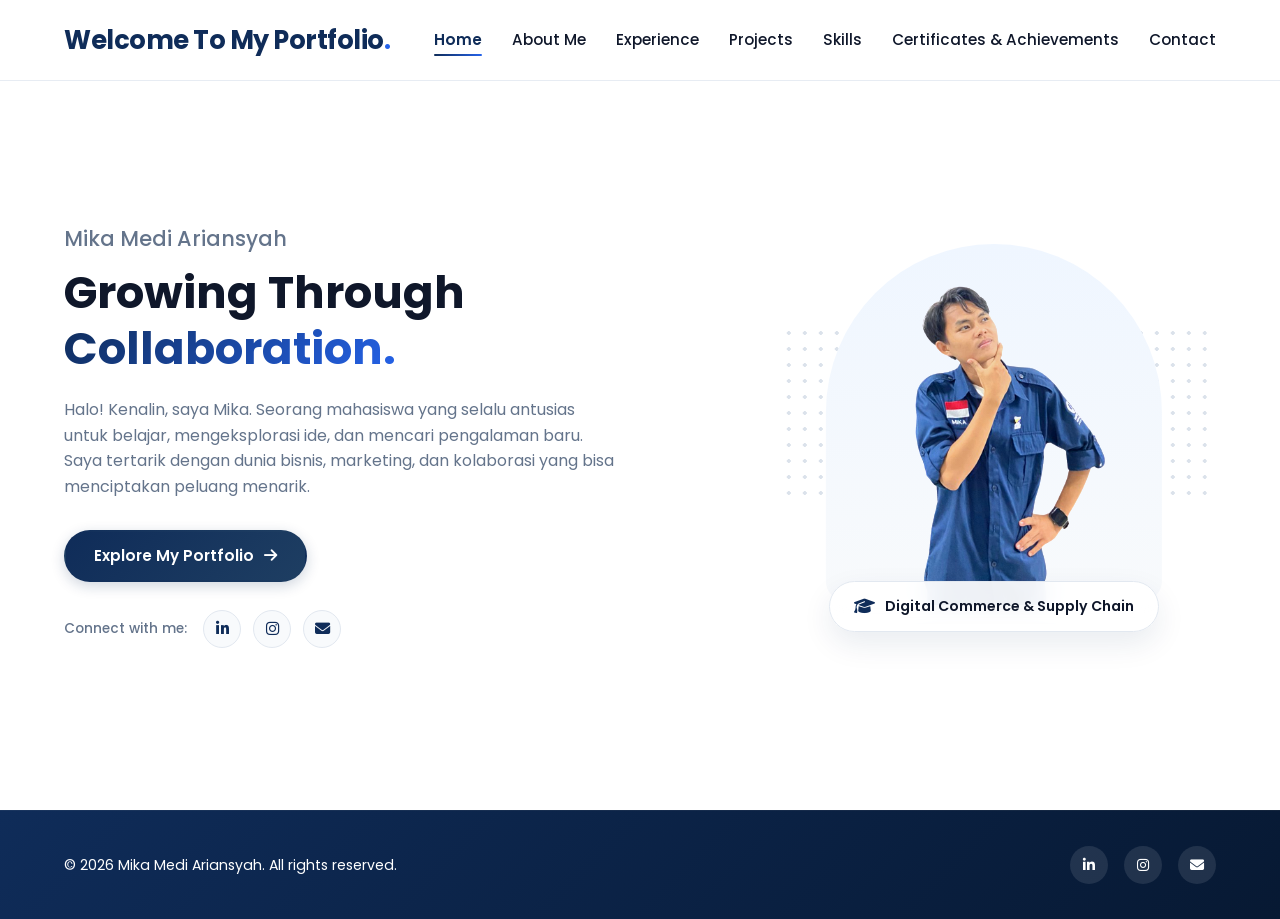
<file: index.html>
<!DOCTYPE html>
<html lang="en">
<head>
    <meta charset="UTF-8">
    <meta name="viewport" content="width=device-width, initial-scale=1.0">
    <title>Home | Mika Medi Ariansyah</title>
    <!-- Google Fonts: Poppins -->
    <link rel="preconnect" href="https://fonts.googleapis.com">
    <link rel="preconnect" href="https://fonts.gstatic.com" crossorigin>
    <link href="https://fonts.googleapis.com/css2?family=Poppins:wght@300;400;500;600;700&display=swap" rel="stylesheet">
    <!-- Font Awesome Icons -->
    <link rel="stylesheet" href="https://cdnjs.cloudflare.com/ajax/libs/font-awesome/6.4.0/css/all.min.css">
    <!-- Custom CSS -->
    <link rel="stylesheet" href="style.css">
</head>
<body>
    <!-- NAVBAR -->
    <header class="navbar" id="navbar">
        <div class="container nav-container">
            <a href="index.html" class="logo">Welcome To My Portfolio<span>.</span></a>
            
            <nav class="nav-menu" id="nav-menu">
                <ul class="nav-list">
                    <li><a href="index.html" class="nav-link active">Home</a></li>
                    <li><a href="about.html" class="nav-link">About Me</a></li>
                    <li><a href="experience.html" class="nav-link">Experience</a></li>
                    <li><a href="projects.html" class="nav-link">Projects</a></li>
                    <li><a href="skills.html" class="nav-link">Skills</a></li>
                    <li><a href="certificates.html" class="nav-link">Certificates &amp; Achievements</a></li>
                    <li><a href="contact.html" class="nav-link">Contact</a></li>
                </ul>
            </nav>

            <div class="hamburger" id="hamburger">
                <span class="bar"></span>
                <span class="bar"></span>
                <span class="bar"></span>
            </div>
        </div>
    </header>

    <!-- SECTION 1: HERO / HOME -->
    <section class="hero" id="home">
        <div class="container hero-container">
            <div class="hero-content reveal">
                <h1 class="hero-name">Mika Medi Ariansyah</h1>
                <h2 class="hero-headline">Growing Through <span>Collaboration.</span></h2>
                <p class="hero-desc">
                    Halo! Kenalin, saya Mika. Seorang mahasiswa yang selalu antusias untuk belajar, mengeksplorasi ide, dan mencari pengalaman baru. Saya tertarik dengan dunia bisnis, marketing, dan kolaborasi yang bisa menciptakan peluang menarik.
                </p>
                <div class="hero-buttons">
                    <a href="about.html" class="btn btn-primary">Explore My Portfolio <i class="fa-solid fa-arrow-right"></i></a>
                </div>

                <!-- Quick Social Links -->
                <div class="hero-socials">
                    <span>Connect with me:</span>
                    <a href="https://www.linkedin.com/in/mika-medi-ariansyah" target="_blank" rel="noopener noreferrer" aria-label="LinkedIn" title="LinkedIn">
                        <i class="fa-brands fa-linkedin-in"></i>
                    </a>
                    <a href="https://www.instagram.com/ariansyah_mika?srtk=MWUydHNhaWlkeDBnaw==" target="_blank" rel="noopener noreferrer" aria-label="Instagram" title="Instagram">
                        <i class="fa-brands fa-instagram"></i>
                    </a>
                    <a href="https://mail.google.com/mail/?view=cm&fs=1&to=ariansyahmika@gmail.com" target="_blank" rel="noopener noreferrer" aria-label="Email" title="Email">
                        <i class="fa-solid fa-envelope"></i>
                    </a>
                </div>
            </div>
            
            <div class="hero-image reveal">
                <div class="image-wrapper">
                    <div class="profile-avatar">
                        <img src="FotoHome-NoBG.png" alt="Mika Medi Ariansyah">
                    </div>

                    <!-- Bottom Glass Anchor -->
                    <div class="hero-glass-anchor">
                        <i class="fa-solid fa-graduation-cap"></i>
                        <span>Digital Commerce &amp; Supply Chain</span>
                    </div>
                </div>
            </div>
        </div>
    </section>

    <!-- FOOTER -->
    <footer class="footer">
        <div class="container footer-container">
            <p>&copy; 2026 Mika Medi Ariansyah. All rights reserved.</p>
            <div class="social-links">
                <a href="https://www.linkedin.com/in/mika-medi-ariansyah" target="_blank" rel="noopener noreferrer" aria-label="LinkedIn"><i class="fa-brands fa-linkedin-in"></i></a>
                <a href="https://www.instagram.com/ariansyah_mika?srtk=MWUydHNhaWlkeDBnaw==" target="_blank" rel="noopener noreferrer" aria-label="Instagram"><i class="fa-brands fa-instagram"></i></a>
                <a href="https://mail.google.com/mail/?view=cm&fs=1&to=ariansyahmika@gmail.com" target="_blank" rel="noopener noreferrer" aria-label="Email"><i class="fa-solid fa-envelope"></i></a>
            </div>
        </div>
    </footer>

    <!-- BACK TO TOP BUTTON -->
    <button class="back-to-top" id="back-to-top" aria-label="Back to Top">
        <i class="fa-solid fa-chevron-up"></i>
    </button>

    <!-- Custom JS -->
    <script src="script.js"></script>
</body>
</html>
</file>
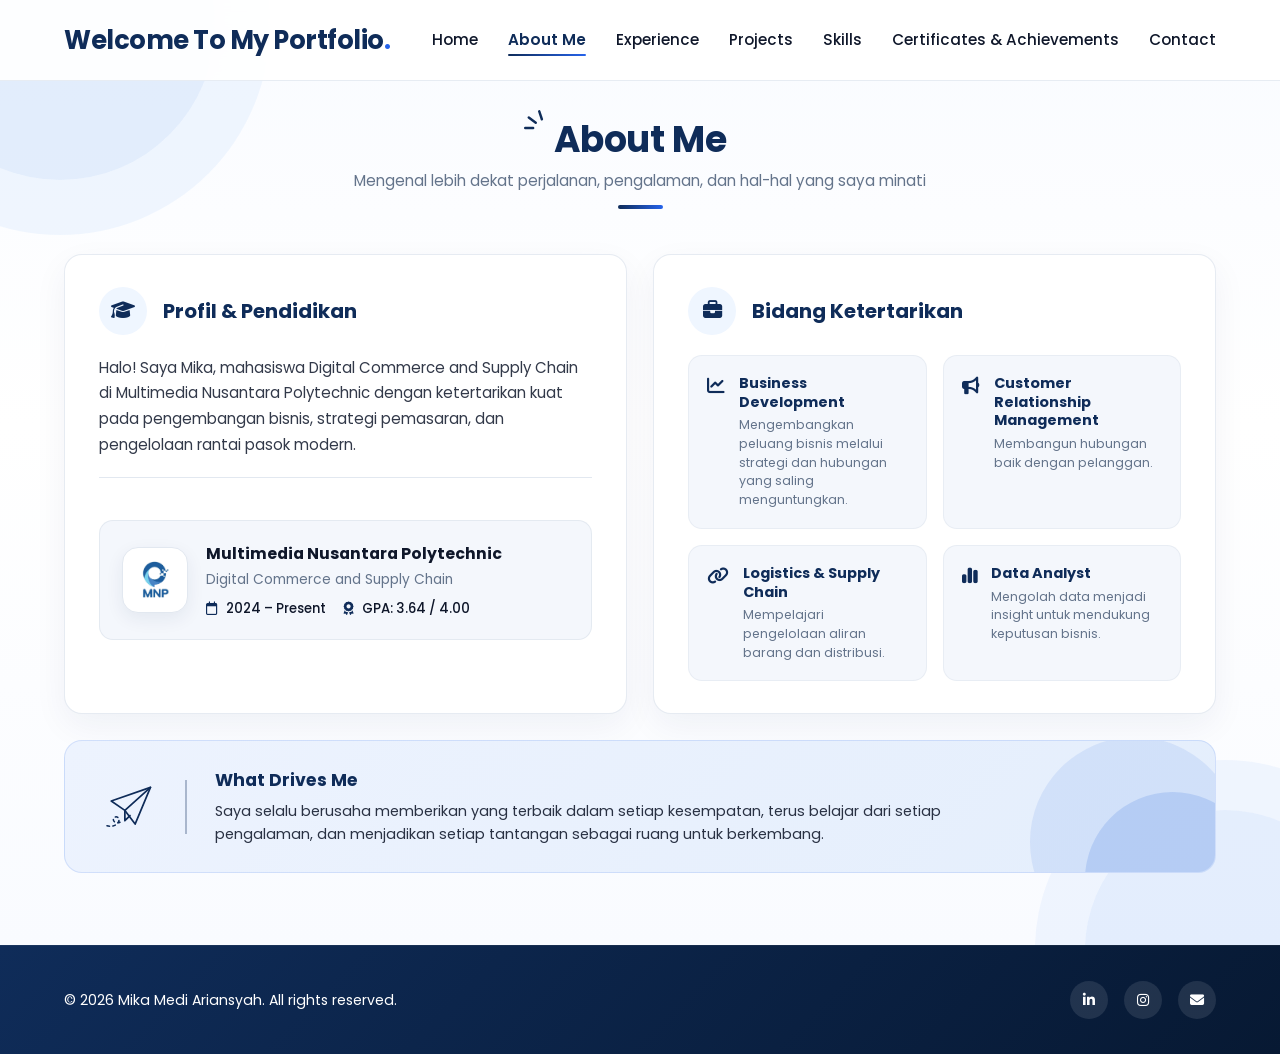
<file: about.html>
<!DOCTYPE html>
<html lang="id">
<head>
    <meta charset="UTF-8">
    <meta name="viewport" content="width=device-width, initial-scale=1.0">
    <title>About | Mika Medi Ariansyah</title>
    <!-- Google Fonts: Poppins -->
    <link rel="preconnect" href="https://fonts.googleapis.com">
    <link rel="preconnect" href="https://fonts.gstatic.com" crossorigin>
    <link href="https://fonts.googleapis.com/css2?family=Poppins:wght@300;400;500;600;700&display=swap" rel="stylesheet">
    <!-- Font Awesome Icons -->
    <link rel="stylesheet" href="https://cdnjs.cloudflare.com/ajax/libs/font-awesome/6.4.0/css/all.min.css">
    <!-- Custom CSS -->
    <link rel="stylesheet" href="style.css">
</head>
<body>
    <!-- NAVBAR -->
    <header class="navbar" id="navbar">
        <div class="container nav-container">
            <a href="index.html" class="logo">Welcome To My Portfolio<span>.</span></a>
            
            <nav class="nav-menu" id="nav-menu">
                <ul class="nav-list">
                    <li><a href="index.html" class="nav-link">Home</a></li>
                    <li><a href="about.html" class="nav-link active">About Me</a></li>
                    <li><a href="experience.html" class="nav-link">Experience</a></li>
                    <li><a href="projects.html" class="nav-link">Projects</a></li>
                    <li><a href="skills.html" class="nav-link">Skills</a></li>
                    <li><a href="certificates.html" class="nav-link">Certificates &amp; Achievements</a></li>
                    <li><a href="contact.html" class="nav-link">Contact</a></li>
                </ul>
            </nav>

            <div class="hamburger" id="hamburger">
                <span class="bar"></span>
                <span class="bar"></span>
                <span class="bar"></span>
            </div>
        </div>
    </header>

    <!-- SECTION 2: ABOUT ME -->
    <section class="about section standalone-page" id="about">
        <div class="container">
            <div class="section-title reveal">
                <h2>
                    <span class="about-title-spark">
                        <svg class="title-spark-svg" width="28" height="28" viewBox="0 0 32 32" fill="none" aria-hidden="true">
                            <line x1="22" y1="5" x2="25" y2="14" stroke="#0F2C59" stroke-width="2.8" stroke-linecap="round"/>
                            <line x1="10" y1="12" x2="18" y2="18" stroke="#0F2C59" stroke-width="2.8" stroke-linecap="round"/>
                            <line x1="6" y1="24" x2="15" y2="24" stroke="#0F2C59" stroke-width="2.8" stroke-linecap="round"/>
                        </svg>
                        About
                    </span>
                    <span>Me</span>
                </h2>
                <p>Mengenal lebih dekat perjalanan, pengalaman, dan hal-hal yang saya minati</p>
            </div>

            <!-- BARIS 1: PROFIL & PENDIDIKAN + BIDANG KETERTARIKAN -->
            <div class="about-grid">
                <!-- KARTU KIRI: Profil & Pendidikan -->
                <div class="about-card reveal">
                    <div class="about-card-header">
                        <div class="about-card-icon">
                            <i class="fa-solid fa-graduation-cap"></i>
                        </div>
                        <h3>Profil &amp; Pendidikan</h3>
                    </div>

                    <p class="about-text">
                        Halo! Saya Mika, mahasiswa Digital Commerce and Supply Chain di Multimedia Nusantara Polytechnic dengan ketertarikan kuat pada pengembangan bisnis, strategi pemasaran, dan pengelolaan rantai pasok modern.
                    </p>

                    <div class="about-divider"></div>

                    <div class="education-box">
                        <div class="edu-icon">
                            <img src="Logo - MNP.jpg" alt="MNP Logo">
                        </div>
                        <div class="edu-details">
                            <h4>Multimedia Nusantara Polytechnic</h4>
                            <p class="edu-major">Digital Commerce and Supply Chain</p>
                            <div class="edu-meta-row">
                                <span><i class="fa-regular fa-calendar"></i> 2024 – Present</span>
                                <span><i class="fa-solid fa-award"></i> GPA: 3.64 / 4.00</span>
                            </div>
                        </div>
                    </div>
                </div>

                <!-- KARTU KANAN: Bidang Ketertarikan -->
                <div class="about-card reveal">
                    <div class="about-card-header">
                        <div class="about-card-icon">
                            <i class="fa-solid fa-briefcase"></i>
                        </div>
                        <h3>Bidang Ketertarikan</h3>
                    </div>

                    <div class="interests-grid">
                        <div class="interest-item">
                            <i class="fa-solid fa-chart-line"></i>
                            <div class="interest-content">
                                <h4>Business Development</h4>
                                <p>Mengembangkan peluang bisnis melalui strategi dan hubungan yang saling menguntungkan.</p>
                            </div>
                        </div>
                        <div class="interest-item">
                            <i class="fa-solid fa-bullhorn"></i>
                            <div class="interest-content">
                                <h4>Customer Relationship Management</h4>
                                <p>Membangun hubungan baik dengan pelanggan.</p>
                            </div>
                        </div>
                        <div class="interest-item">
                            <i class="fa-solid fa-link"></i>
                            <div class="interest-content">
                                <h4>Logistics &amp; Supply Chain</h4>
                                <p>Mempelajari pengelolaan aliran barang dan distribusi.</p>
                            </div>
                        </div>
                        <div class="interest-item">
                            <i class="fa-solid fa-chart-simple"></i>
                            <div class="interest-content">
                                <h4>Data Analyst</h4>
                                <p>Mengolah data menjadi insight untuk mendukung keputusan bisnis.</p>
                            </div>
                        </div>
                    </div>
                </div>
            </div>

            <!-- BARIS 2: WHAT DRIVES ME BANNER -->
            <div class="about-drives-banner reveal">
                <div class="drives-left">
                    <svg class="drives-plane-icon" width="58" height="58" viewBox="0 0 68 68" fill="none" aria-hidden="true">
                        <path d="M58 11L28 38" stroke="#0F2C59" stroke-width="2" stroke-linecap="round" stroke-linejoin="round"/>
                        <path d="M58 11L40 54L28 38L12 27L58 11Z" stroke="#0F2C59" stroke-width="2" stroke-linecap="round" stroke-linejoin="round"/>
                        <path d="M28 38V50L34 44" stroke="#0F2C59" stroke-width="2" stroke-linecap="round" stroke-linejoin="round"/>
                        <path d="M7 56C13 58 20 55 21 50C22 46 17 44 15 47C13 50 17 55 24 51" stroke="#0F2C59" stroke-width="1.8" stroke-linecap="round" stroke-dasharray="3 4"/>
                    </svg>
                    <span class="drives-divider"></span>
                </div>
                <div class="drives-content">
                    <h4>What Drives Me</h4>
                    <p>
                        Saya selalu berusaha memberikan yang terbaik dalam setiap kesempatan, terus belajar dari setiap pengalaman, dan menjadikan setiap tantangan sebagai ruang untuk berkembang.
                    </p>
                </div>
            </div>
        </div>
    </section>

    <!-- FOOTER -->
    <footer class="footer">
        <div class="container footer-container">
            <p>&copy; 2026 Mika Medi Ariansyah. All rights reserved.</p>
            <div class="social-links">
                <a href="https://www.linkedin.com/in/mika-medi-ariansyah" target="_blank" rel="noopener noreferrer" aria-label="LinkedIn"><i class="fa-brands fa-linkedin-in"></i></a>
                <a href="https://www.instagram.com/ariansyah_mika?srtk=MWUydHNhaWlkeDBnaw==" target="_blank" rel="noopener noreferrer" aria-label="Instagram"><i class="fa-brands fa-instagram"></i></a>
                <a href="https://mail.google.com/mail/?view=cm&fs=1&to=ariansyahmika@gmail.com" target="_blank" rel="noopener noreferrer" aria-label="Email"><i class="fa-solid fa-envelope"></i></a>
            </div>
        </div>
    </footer>

    <!-- BACK TO TOP BUTTON -->
    <button class="back-to-top" id="back-to-top" aria-label="Back to Top">
        <i class="fa-solid fa-chevron-up"></i>
    </button>

    <!-- Custom JS -->
    <script src="script.js"></script>
</body>
</html>
</file>
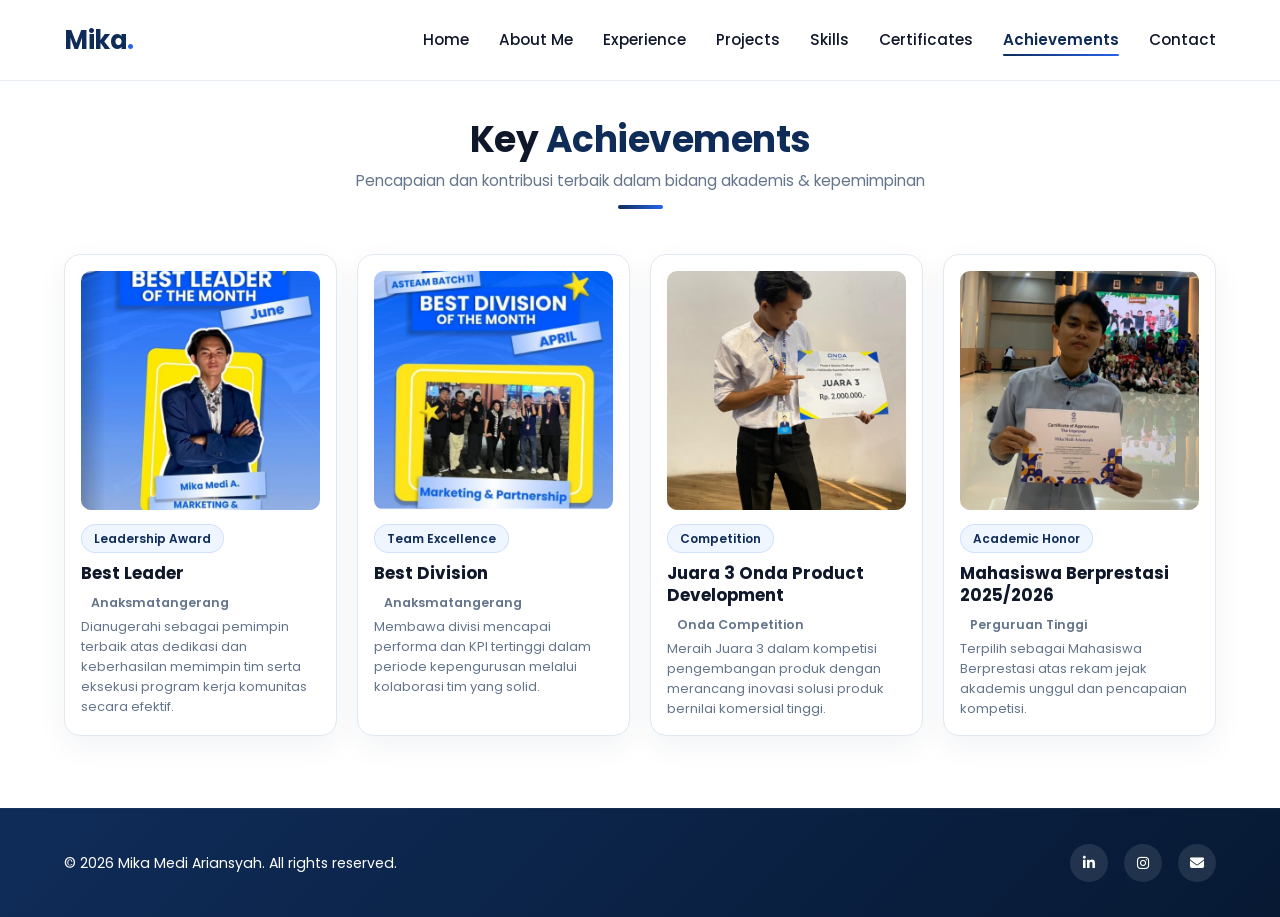
<file: achievements.html>
<!DOCTYPE html>
<html lang="id">
<head>
    <meta charset="UTF-8">
    <meta name="viewport" content="width=device-width, initial-scale=1.0">
    <title>Key Achievements | Mika Medi Ariansyah</title>
    <!-- Google Fonts: Poppins -->
    <link rel="preconnect" href="https://fonts.googleapis.com">
    <link rel="preconnect" href="https://fonts.gstatic.com" crossorigin>
    <link href="https://fonts.googleapis.com/css2?family=Poppins:wght@300;400;500;600;700&display=swap" rel="stylesheet">
    <!-- Font Awesome Icons -->
    <link rel="stylesheet" href="https://cdnjs.cloudflare.com/ajax/libs/font-awesome/6.4.0/css/all.min.css">
    <!-- Custom CSS -->
    <link rel="stylesheet" href="style.css">
</head>
<body>
    <!-- NAVBAR -->
    <header class="navbar" id="navbar">
        <div class="container nav-container">
            <a href="index.html" class="logo">Mika<span>.</span></a>
            
            <nav class="nav-menu" id="nav-menu">
                <ul class="nav-list">
                    <li><a href="index.html" class="nav-link">Home</a></li>
                    <li><a href="about.html" class="nav-link">About Me</a></li>
                    <li><a href="experience.html" class="nav-link">Experience</a></li>
                    <li><a href="projects.html" class="nav-link">Projects</a></li>
                    <li><a href="skills.html" class="nav-link">Skills</a></li>
                    <li><a href="certificates.html" class="nav-link">Certificates</a></li>
                    <li><a href="achievements.html" class="nav-link active">Achievements</a></li>
                    <li><a href="contact.html" class="nav-link">Contact</a></li>
                </ul>
            </nav>

            <div class="hamburger" id="hamburger">
                <span class="bar"></span>
                <span class="bar"></span>
                <span class="bar"></span>
            </div>
        </div>
    </header>

    <!-- ACHIEVEMENTS SECTION -->
<section class="section standalone-page achievements-section" id="achievements">
    <div class="container">
        
        <!-- Header Seksi (Ditambahkan class reveal) -->
        <div class="section-title reveal">
            <h2>Key <span>Achievements</span></h2>
            <p>Pencapaian dan kontribusi terbaik dalam bidang akademis & kepemimpinan</p>
        </div>

        <!-- Achievements Grid -->
        <div class="achievements-grid">
            
            <!-- Card 1: Best Leader (Ditambahkan class reveal) -->
            <article class="achievement-card reveal">
                <div class="achievement-img-wrapper">
                    <img src="Best Leader.png" alt="Best Leader Anaksmatangerang">
                </div>
                <span class="achievement-badge">Leadership Award</span>
                <h3 class="achievement-title">Best Leader</h3>
                <p class="achievement-org">Anaksmatangerang</p>
                <p class="achievement-desc">
                    Dianugerahi sebagai pemimpin terbaik atas dedikasi dan keberhasilan memimpin tim serta eksekusi program kerja komunitas secara efektif.
                </p>
            </article>

            <!-- Card 2: Best Division (Ditambahkan class reveal) -->
            <article class="achievement-card reveal">
                <div class="achievement-img-wrapper">
                    <img src="Best Division.png" alt="Best Division Anaksmatangerang">
                </div>
                <span class="achievement-badge">Team Excellence</span>
                <h3 class="achievement-title">Best Division</h3>
                <p class="achievement-org">Anaksmatangerang</p>
                <p class="achievement-desc">
                    Membawa divisi mencapai performa dan KPI tertinggi dalam periode kepengurusan melalui kolaborasi tim yang solid.
                </p>
            </article>

            <!-- Card 3: Juara 3 Onda (Ditambahkan class reveal) -->
            <article class="achievement-card reveal">
                <div class="achievement-img-wrapper">
                    <img src="J3 Onda.png" alt="Juara 3 Onda Product Development">
                </div>
                <span class="achievement-badge">Competition</span>
                <h3 class="achievement-title">Juara 3 Onda Product Development</h3>
                <p class="achievement-org">Onda Competition</p>
                <p class="achievement-desc">
                    Meraih Juara 3 dalam kompetisi pengembangan produk dengan merancang inovasi solusi produk bernilai komersial tinggi.
                </p>
            </article>

            <!-- Card 4: Mahasiswa Berprestasi (Ditambahkan class reveal) -->
            <article class="achievement-card reveal">
                <div class="achievement-img-wrapper">
                    <img src="Mapres.png" alt="Mahasiswa Berprestasi 2025/2026">
                </div>
                <span class="achievement-badge">Academic Honor</span>
                <h3 class="achievement-title">Mahasiswa Berprestasi 2025/2026</h3>
                <p class="achievement-org">Perguruan Tinggi</p>
                <p class="achievement-desc">
                    Terpilih sebagai Mahasiswa Berprestasi atas rekam jejak akademis unggul dan pencapaian kompetisi.
                </p>
            </article>

        </div>
    </div>
</section>

    <!-- FOOTER -->
    <footer class="footer">
        <div class="container footer-container">
            <p>&copy; 2026 Mika Medi Ariansyah. All rights reserved.</p>
            <div class="social-links">
                <a href="https://www.linkedin.com/in/mika-medi-ariansyah" aria-label="LinkedIn"><i class="fa-brands fa-linkedin-in"></i></a>
                <a href="https://www.instagram.com/ariansyah_mika?srtk=MWUydHNhaWlkeDBnaw==" aria-label="Instagram"><i class="fa-brands fa-instagram"></i></a>
                <a href="https://mail.google.com/mail/?view=cm&fs=1&to=ariansyahmika@gmail.com" target="_blank" rel="noopener noreferrer" aria-label="Email"><i class="fa-solid fa-envelope"></i></a>
            </div>
        </div>
    </footer>

    <!-- BACK TO TOP BUTTON -->
    <button class="back-to-top" id="back-to-top" aria-label="Back to Top">
        <i class="fa-solid fa-chevron-up"></i>
    </button>

    <!-- Custom JS -->
    <script src="script.js"></script>
</body>
</html>
</file>
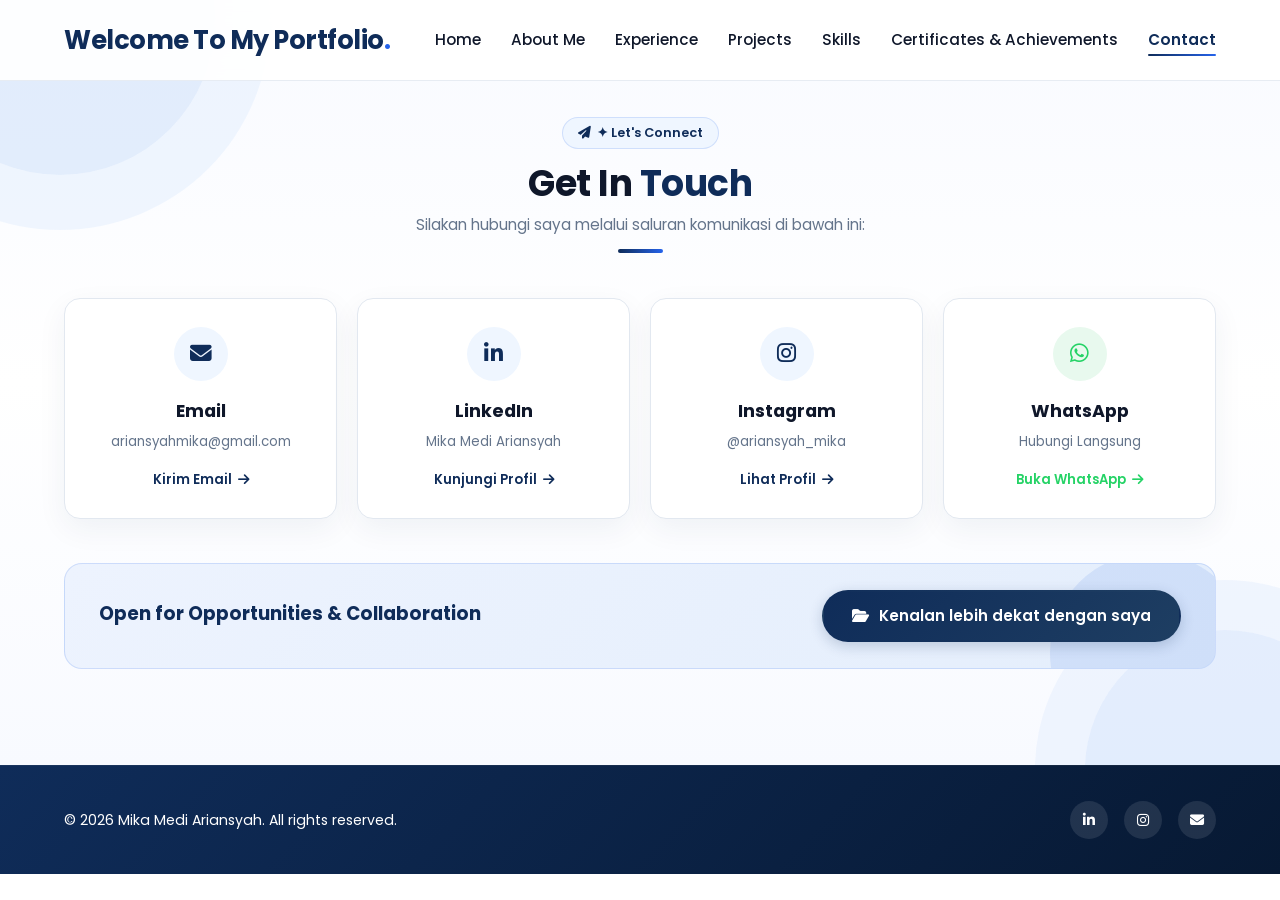
<file: contact.html>
<!DOCTYPE html>
<html lang="id">
<head>
    <meta charset="UTF-8">
    <meta name="viewport" content="width=device-width, initial-scale=1.0">
    <title>Contact | Mika Medi Ariansyah</title>
    <!-- Google Fonts: Poppins -->
    <link rel="preconnect" href="https://fonts.googleapis.com">
    <link rel="preconnect" href="https://fonts.gstatic.com" crossorigin>
    <link href="https://fonts.googleapis.com/css2?family=Poppins:wght@300;400;500;600;700&display=swap" rel="stylesheet">
    <!-- Font Awesome Icons -->
    <link rel="stylesheet" href="https://cdnjs.cloudflare.com/ajax/libs/font-awesome/6.4.0/css/all.min.css">
    <!-- Custom CSS -->
    <link rel="stylesheet" href="style.css">
</head>
<body>
    <!-- NAVBAR -->
    <header class="navbar" id="navbar">
        <div class="container nav-container">
            <a href="index.html" class="logo">Welcome To My Portfolio<span>.</span></a>
            
            <nav class="nav-menu" id="nav-menu">
                <ul class="nav-list">
                    <li><a href="index.html" class="nav-link">Home</a></li>
                    <li><a href="about.html" class="nav-link">About Me</a></li>
                    <li><a href="experience.html" class="nav-link">Experience</a></li>
                    <li><a href="projects.html" class="nav-link">Projects</a></li>
                    <li><a href="skills.html" class="nav-link">Skills</a></li>
                    <li><a href="certificates.html" class="nav-link">Certificates &amp; Achievements</a></li>
                    <li><a href="contact.html" class="nav-link active">Contact</a></li>
                </ul>
            </nav>

            <div class="hamburger" id="hamburger">
                <span class="bar"></span>
                <span class="bar"></span>
                <span class="bar"></span>
            </div>
        </div>
    </header>

    <!-- CONTACT SECTION -->
    <section class="section standalone-page contact-section contact-enhanced" id="contact">
        <div class="container">
            
            <!-- Section Header -->
            <div class="section-title exp-centered-header reveal">
                <span class="exp-journey-badge"><i class="fa-solid fa-paper-plane"></i> ✦ Let's Connect</span>
                <h2>Get In <span>Touch</span></h2>
                <p>Silakan hubungi saya melalui saluran komunikasi di bawah ini:</p>
            </div>

            <!-- 4 Column Contact Grid -->
<div class="contact-grid">
    
    <!-- Card 1: Email -->
    <a href="https://mail.google.com/mail/?view=cm&fs=1&to=ariansyahmika@gmail.com" target="_blank" rel="noopener noreferrer" class="contact-card reveal">
        <div class="contact-icon">
            <i class="fa-solid fa-envelope"></i>
        </div>
        <h3>Email</h3>
        <p>ariansyahmika@gmail.com</p>
        <span class="contact-link-text">Kirim Email <i class="fa-solid fa-arrow-right"></i></span>
    </a>

    <!-- Card 2: LinkedIn -->
    <a href="https://www.linkedin.com/in/mika-medi-ariansyah" target="_blank" rel="noopener noreferrer" class="contact-card reveal">
        <div class="contact-icon">
            <i class="fa-brands fa-linkedin-in"></i>
        </div>
        <h3>LinkedIn</h3>
        <p>Mika Medi Ariansyah</p>
        <span class="contact-link-text">Kunjungi Profil <i class="fa-solid fa-arrow-right"></i></span>
    </a>

    <!-- Card 3: Instagram -->
    <a href="https://www.instagram.com/ariansyah_mika?srtk=MWUydHNhaWlkeDBnaw==" target="_blank" rel="noopener noreferrer" class="contact-card reveal">
        <div class="contact-icon">
            <i class="fa-brands fa-instagram"></i>
        </div>
        <h3>Instagram</h3>
        <p>@ariansyah_mika</p>
        <span class="contact-link-text">Lihat Profil <i class="fa-solid fa-arrow-right"></i></span>
    </a>

    <!-- Card 4: WhatsApp -->
    <a href="https://wa.me/6289673966538?text=Halo%20Mika,%20saya%20tertarik%20untuk%20berkolaborasi!" target="_blank" rel="noopener noreferrer" class="contact-card wa-card reveal">
        <div class="contact-icon wa-icon">
            <i class="fa-brands fa-whatsapp"></i>
        </div>
        <h3>WhatsApp</h3>
        <p>Hubungi Langsung</p>
        <span class="contact-link-text wa-text">Buka WhatsApp <i class="fa-solid fa-arrow-right"></i></span>
    </a>

</div>

            <!-- BANNER PENUTUP SIMPEL -->
            <div class="projects-cta-banner reveal">
                <div class="projects-cta-text">
                    <h3>Open for Opportunities &amp; Collaboration</h3>
                </div>
                <a href="index.html" class="btn btn-primary">
                    <i class="fa-solid fa-folder-open"></i> Kenalan lebih dekat dengan saya
                </a>
            </div>

        </div>
    </section>

    <!-- FOOTER -->
    <footer class="footer">
        <div class="container footer-container">
            <p>&copy; 2026 Mika Medi Ariansyah. All rights reserved.</p>
            <div class="social-links">
                <a href="https://www.linkedin.com/in/mika-medi-ariansyah" target="_blank" rel="noopener noreferrer" aria-label="LinkedIn"><i class="fa-brands fa-linkedin-in"></i></a>
                <a href="https://www.instagram.com/ariansyah_mika?srtk=MWUydHNhaWlkeDBnaw==" target="_blank" rel="noopener noreferrer" aria-label="Instagram"><i class="fa-brands fa-instagram"></i></a>
                <a href="https://mail.google.com/mail/?view=cm&fs=1&to=ariansyahmika@gmail.com" target="_blank" rel="noopener noreferrer" aria-label="Email"><i class="fa-solid fa-envelope"></i></a>
            </div>
        </div>
    </footer>

    <!-- BACK TO TOP BUTTON -->
    <button class="back-to-top" id="back-to-top" aria-label="Back to Top">
        <i class="fa-solid fa-chevron-up"></i>
    </button>

    <!-- Custom JS -->
    <script src="script.js"></script>
</body>
</html>
</file>
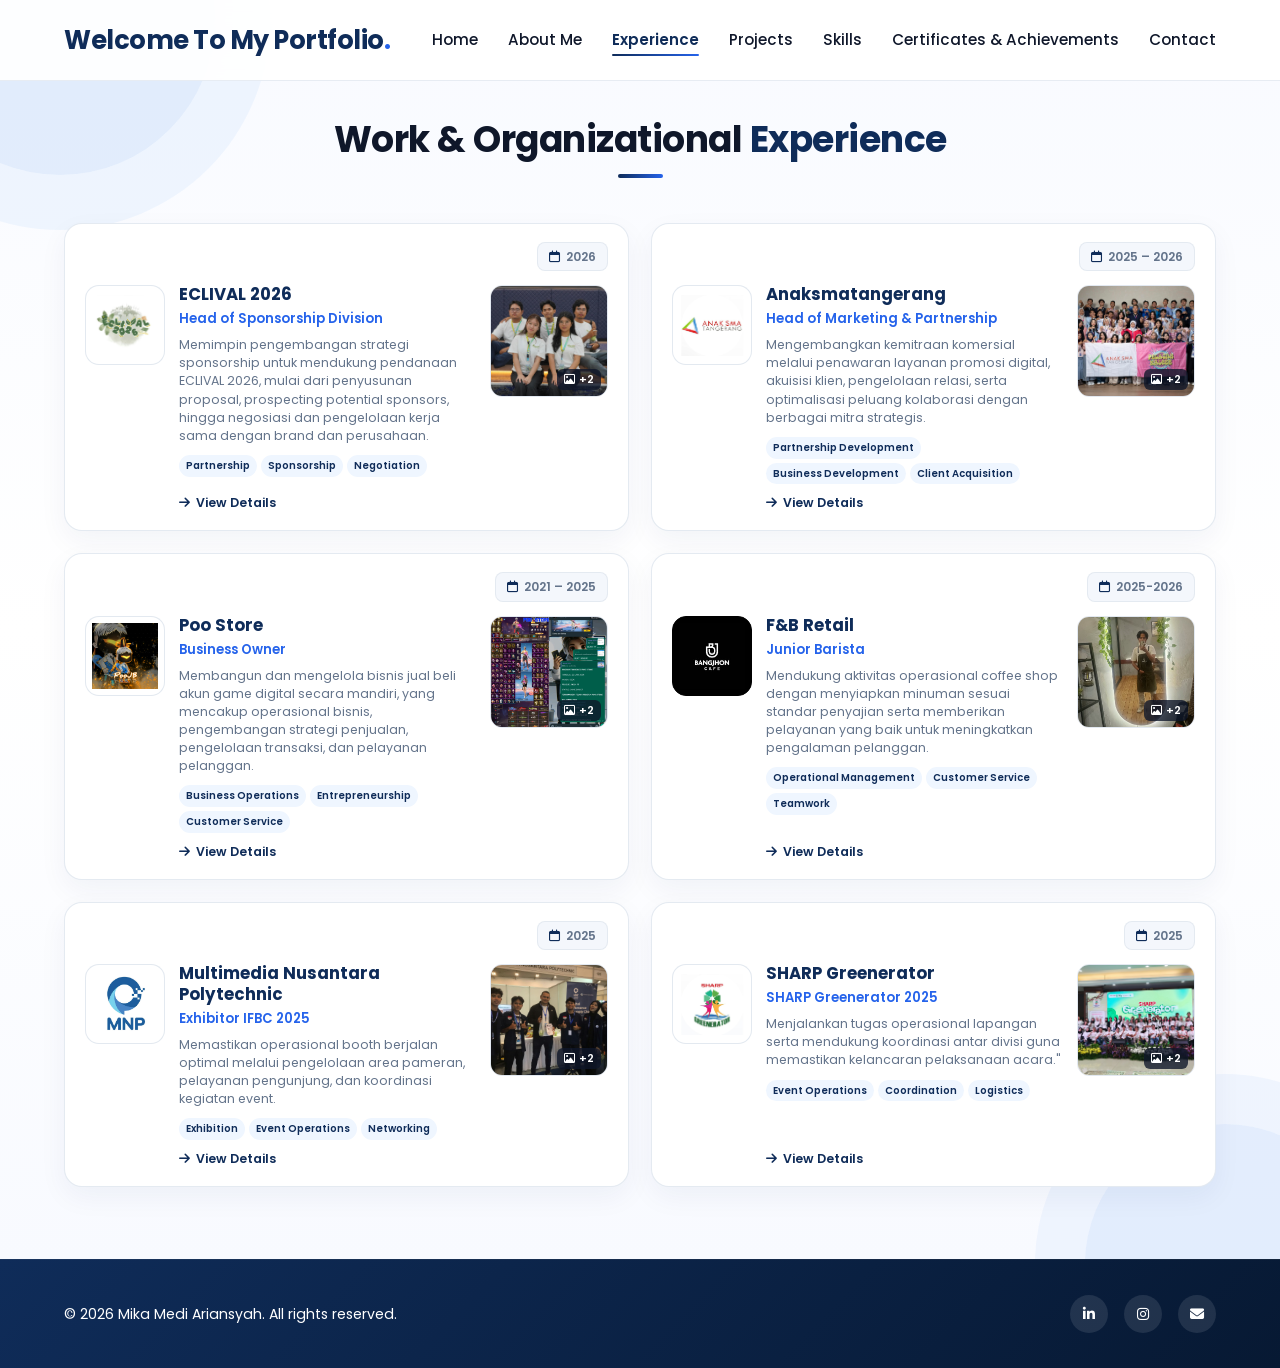
<file: experience.html>
<!DOCTYPE html>
<html lang="id">
<head>
    <meta charset="UTF-8">
    <meta name="viewport" content="width=device-width, initial-scale=1.0">
    <title>Experience | Mika Medi Ariansyah</title>
    <!-- Google Fonts: Poppins -->
    <link rel="preconnect" href="https://fonts.googleapis.com">
    <link rel="preconnect" href="https://fonts.gstatic.com" crossorigin>
    <link href="https://fonts.googleapis.com/css2?family=Poppins:wght@300;400;500;600;700&display=swap" rel="stylesheet">
    <!-- Font Awesome Icons -->
    <link rel="stylesheet" href="https://cdnjs.cloudflare.com/ajax/libs/font-awesome/6.4.0/css/all.min.css">
    <!-- Custom CSS -->
    <link rel="stylesheet" href="style.css">
</head>
<body>
    <!-- NAVBAR -->
    <header class="navbar" id="navbar">
        <div class="container nav-container">
            <a href="index.html" class="logo">Welcome To My Portfolio<span>.</span></a>
            
            <nav class="nav-menu" id="nav-menu">
                <ul class="nav-list">
                    <li><a href="index.html" class="nav-link">Home</a></li>
                    <li><a href="about.html" class="nav-link">About Me</a></li>
                    <li><a href="experience.html" class="nav-link active">Experience</a></li>
                    <li><a href="projects.html" class="nav-link">Projects</a></li>
                    <li><a href="skills.html" class="nav-link">Skills</a></li>
                    <li><a href="certificates.html" class="nav-link">Certificates &amp; Achievements</a></li>
                    <li><a href="contact.html" class="nav-link">Contact</a></li>
                </ul>
            </nav>

            <div class="hamburger" id="hamburger">
                <span class="bar"></span>
                <span class="bar"></span>
                <span class="bar"></span>
            </div>
        </div>
    </header>

    <!-- SECTION 3: EXPERIENCE -->
    <section class="experience section standalone-page" id="experience">
        <div class="container">
            <!-- HEADER RATA TENGAH -->
            <div class="section-title exp-centered-header reveal">
                <h2>Work &amp; Organizational <span>Experience</span></h2>
            </div>

            <!-- GRID 2 KOLOM (6 PENGALAMAN) -->
            <div class="exp-cards-grid">

                <!-- 1. ECLIVAL 2026 -->
                <article class="exp-grid-card reveal"
                    data-org="ECLIVAL 2026"
                    data-role="Head of Sponsorship Division"
                    data-date="2026"
                    data-bullets="Mengembangkan strategi sponsorship dan menentukan pendekatan kerja sama berdasarkan kebutuhan event.|Melakukan prospecting, outreach, follow-up, dan negosiasi dengan calon sponsor.|Mengelola komunikasi dan hubungan dengan partner selama proses kerja sama."
                    data-photos="Thanks-To-Our-Sponsor.jpeg|Jne x ECL SPONSOR.jpeg|FullTeam-ECLIVAL.jpeg">
                    <div class="exp-card-top">
                        <span class="exp-date-tag"><i class="fa-regular fa-calendar"></i> 2026</span>
                    </div>

                    <div class="exp-card-body">
                        <div class="exp-card-logo">
                            <img src="Logo ECL.jpeg" alt="Logo ECLIVAL 2026">
                        </div>

                        <div class="exp-card-details">
                            <h3>ECLIVAL 2026</h3>
                            <p class="exp-card-role">Head of Sponsorship Division</p>
                            <p class="exp-card-desc">Memimpin pengembangan strategi sponsorship untuk mendukung pendanaan ECLIVAL 2026, mulai dari penyusunan proposal, prospecting potential sponsors, hingga negosiasi dan pengelolaan kerja sama dengan brand dan perusahaan.</p>
                            <div class="exp-card-tags">
                                <span>Partnership</span>
                                <span>Sponsorship</span>
                                <span>Negotiation</span>
                            </div>
                            <button type="button" class="exp-view-btn">
                                <i class="fa-solid fa-arrow-right"></i> View Details
                            </button>
                        </div>

                        <div class="exp-card-thumb">
                            <img src="Team-Sponsor.jpeg" alt="Kerja Sama Sponsor JNE Express">
                            <span class="exp-photo-count"><i class="fa-regular fa-image"></i> +2</span>
                        </div>
                    </div>
                </article>

                <!-- 2. Anaksmatangerang -->
<article class="exp-grid-card reveal"
    data-org="Anaksmatangerang"
    data-role="Head of Marketing &amp; Partnership"
    data-date="2025 – 2026"
    data-bullets="Mengidentifikasi dan melakukan outreach kepada potential partners untuk peluang kolaborasi.|Menyusun penawaran dan proposal kolaborasi sesuai kebutuhan partner.|Mengelola hubungan dengan partner dari tahap pendekatan hingga pelaksanaan kerja sama."
    data-photos="Foto AST Full Batch.jpeg:up|ASTeam Leader.jpeg:up|ASTeam Marketing & Partnership.jpeg:up">
    <div class="exp-card-top">
        <span class="exp-date-tag"><i class="fa-regular fa-calendar"></i> 2025 – 2026</span>
    </div>

    <div class="exp-card-body">
        <div class="exp-card-logo">
            <img src="Logo AST.jpeg" alt="Logo Anaksmatangerang">
        </div>

        <div class="exp-card-details">
            <h3>Anaksmatangerang</h3>
            <p class="exp-card-role">Head of Marketing &amp; Partnership</p>
            <p class="exp-card-desc">Mengembangkan kemitraan komersial melalui penawaran layanan promosi digital, akuisisi klien, pengelolaan relasi, serta optimalisasi peluang kolaborasi dengan berbagai mitra strategis.</p>
            <div class="exp-card-tags">
                <span>Partnership Development</span>
                <span>Business Development</span>
                <span>Client Acquisition</span>
            </div>
            <button type="button" class="exp-view-btn">
                <i class="fa-solid fa-arrow-right"></i> View Details
            </button>
        </div>

        <div class="exp-card-thumb">
            <img src="Foto AST Full Batch.jpeg" alt="Kegiatan Komunitas Anaksmatangerang" class="fit-up">
            <span class="exp-photo-count"><i class="fa-regular fa-image"></i> +2</span>
        </div>
    </div>
</article>

                <!-- 3. Poo Store -->
                <article class="exp-grid-card reveal"
                    data-org="Poo Store"
                    data-role="Business Owner"
                    data-date="2021 - 2025"
                    data-bullets="Mengelola operasional bisnis jual beli akun game digital secara mandiri, mulai dari pengadaan hingga penjualan.|Mengembangkan strategi pemasaran digital serta menangani transaksi dan pelayanan pelanggan.|Mengelola persediaan akun, pencatatan keuangan, dan menjaga hubungan dengan pelanggan untuk mendukung keberlangsungan bisnis."
                    data-photos="Bukti Jual Akun.jpeg|List Topup.jpeg:contain|Logo Poo Jb.jpeg">
                    <div class="exp-card-top">
                        <span class="exp-date-tag"><i class="fa-regular fa-calendar"></i> 2021 – 2025</span>
                    </div>

                    <div class="exp-card-body">
                        <div class="exp-card-logo">
                            <img src="Logo Poo Jb.jpeg" alt="Logo Poo Store">
                        </div>

                        <div class="exp-card-details">
                            <h3>Poo Store</h3>
                            <p class="exp-card-role">Business Owner</p>
                            <p class="exp-card-desc">Membangun dan mengelola bisnis jual beli akun game digital secara mandiri, yang mencakup operasional bisnis, pengembangan strategi penjualan, pengelolaan transaksi, dan pelayanan pelanggan.</p>
                            <div class="exp-card-tags">
                                <span>Business Operations</span>
                                <span>Entrepreneurship</span>
                                <span>Customer Service</span>
                            </div>
                            <button type="button" class="exp-view-btn">
                                <i class="fa-solid fa-arrow-right"></i> View Details
                            </button>
                        </div>

                        <div class="exp-card-thumb">
                            <img src="Bukti Jual Akun.jpeg" alt="Operasional Bisnis Poo Store">
                            <span class="exp-photo-count"><i class="fa-regular fa-image"></i> +2</span>
                        </div>
                    </div>
                </article>

                <!-- 4. F&B Retail (Bangjhon Cafe) -->
                <article class="exp-grid-card reveal"
                    data-org="F&amp;B Retail"
                    data-role="Junior Barista"
                    data-date="2025-2026"
                    data-bullets="Melayani pelanggan secara profesional dan menjaga kepuasan konsumen.|Mengelola persediaan bahan baku serta menjaga kualitas produk sesuai standar F&B.|Berkolaborasi dengan tim untuk menjaga kelancaran dan efisiensi operasional harian."
                    data-photos="Latte Art.jpeg|Team-Bangjhon.jpeg|Bangjhon.jpeg">
                    <div class="exp-card-top">
                        <span class="exp-date-tag"><i class="fa-regular fa-calendar"></i> 2025-2026</span>
                    </div>

                    <div class="exp-card-body">
                        <div class="exp-card-logo logo-bg-black">
                            <img src="Logo Bangjhon.jpeg" alt="Logo Bangjhon Cafe">
                        </div>

                        <div class="exp-card-details">
                            <h3>F&amp;B Retail</h3>
                            <p class="exp-card-role">Junior Barista</p>
                            <p class="exp-card-desc">Mendukung aktivitas operasional coffee shop dengan menyiapkan minuman sesuai standar penyajian serta memberikan pelayanan yang baik untuk meningkatkan pengalaman pelanggan.</p>
                            <div class="exp-card-tags">
                                <span>Operational Management</span>
                                <span>Customer Service</span>
                                <span>Teamwork</span>
                            </div>
                            <button type="button" class="exp-view-btn">
                                <i class="fa-solid fa-arrow-right"></i> View Details
                            </button>
                        </div>

                        <div class="exp-card-thumb">
                            <img src="Barista Kaca.jpeg" alt="Proses Brewing & Pembuatan Kopi">
                            <span class="exp-photo-count"><i class="fa-regular fa-image"></i> +2</span>
                        </div>
                    </div>
                </article>

                <!-- 5. Exhibitor IFBC 2025 -->
                <article class="exp-grid-card reveal"
                    data-org="Multimedia Nusantara Polytechnic"
                    data-role="Exhibitor IFBC 2025"
                    data-date="2025"
                    data-bullets="Mengelola aktivitas booth serta memberikan informasi produk kepada pengunjung.|Menjaga kesiapan booth dan memastikan seluruh kebutuhan pameran terpenuhi.|Mendukung kegiatan promosi untuk meningkatkan awareness terhadap produk."
                    data-photos="IFBC2025.jpeg:up|IFBC BOOTH.jpeg|EXHIBITOR IFBC 2025.jpeg:up">
                    <div class="exp-card-top">
                        <span class="exp-date-tag"><i class="fa-regular fa-calendar"></i> 2025</span>
                    </div>

            <div class="exp-card-body">
                <div class="exp-card-logo">
                    <img src="Logo - MNP.jpg" alt="Multimedia Nusantara Polytechnic">
                </div>

        <div class="exp-card-details">
            <h3>Multimedia Nusantara Polytechnic</h3>
            <p class="exp-card-role">Exhibitor IFBC 2025</p>
            <p class="exp-card-desc">Memastikan operasional booth berjalan optimal melalui pengelolaan area pameran, pelayanan pengunjung, dan koordinasi kegiatan event.</p>
            <div class="exp-card-tags">
                <span>Exhibition</span>
                <span>Event Operations</span>
                <span>Networking</span>
            </div>
            <button type="button" class="exp-view-btn">
                <i class="fa-solid fa-arrow-right"></i> View Details
            </button>
        </div>

        <div class="exp-card-thumb">
            <img src="IFBC2025.jpeg" alt="Dokumentasi Exhibitor IFBC 2025" class="fit-up">
            <span class="exp-photo-count"><i class="fa-regular fa-image"></i> +2</span>
        </div>
    </div>
</article>

                <!-- 6. SHARP Greenerator 2025 -->
                <article class="exp-grid-card reveal"
                    data-org="SHARP Greenerator"
                    data-role="SHARP Greenerator 2025"
                    data-date="2025"
                    data-bullets="Berkontribusi aktif dalam pelaksanaan operasional dan kelancaran rangkaian acara.|Berkoordinasi dengan tim lintas divisi untuk penanganan pengunjung dan alur kegiatan.|Mengelola kebutuhan logistik serta membantu teknis lapangan selama acara berlangsung."
                    data-photos="Volun-SHARP.jpeg|PESERTA-SHARP.jpeg|SHARP-Operasional.jpeg">
                    <div class="exp-card-top">
                        <span class="exp-date-tag"><i class="fa-regular fa-calendar"></i> 2025</span>
                    </div>

                    <div class="exp-card-body">
                        <div class="exp-card-logo">
                            <img src="Logo SHARP.jpeg" alt="Logo SHARP Greenerator">
                        </div>

                        <div class="exp-card-details">
                            <h3>SHARP Greenerator</h3>
                            <p class="exp-card-role">SHARP Greenerator 2025</p>
                            <p class="exp-card-desc">Menjalankan tugas operasional lapangan serta mendukung koordinasi antar divisi guna memastikan kelancaran pelaksanaan acara."</p>
                            <div class="exp-card-tags">
                                <span>Event Operations</span>
                                <span>Coordination</span>
                                <span>Logistics</span>
                            </div>
                            <button type="button" class="exp-view-btn">
                                <i class="fa-solid fa-arrow-right"></i> View Details
                            </button>
                        </div>

                        <div class="exp-card-thumb">
                            <img src="FullTeam-SHARP.jpeg" alt="Dokumentasi SHARP Greenerator 2025">
                            <span class="exp-photo-count"><i class="fa-regular fa-image"></i> +2</span>
                        </div>
                    </div>
                </article>

            </div>
        </div>
    </section>

    <!-- FOOTER -->
    <footer class="footer">
        <div class="container footer-container">
            <p>&copy; 2026 Mika Medi Ariansyah. All rights reserved.</p>
            <div class="social-links">
                <a href="https://www.linkedin.com/in/mika-medi-ariansyah" target="_blank" rel="noopener noreferrer" aria-label="LinkedIn"><i class="fa-brands fa-linkedin-in"></i></a>
                <a href="https://www.instagram.com/ariansyah_mika?srtk=MWUydHNhaWlkeDBnaw==" target="_blank" rel="noopener noreferrer" aria-label="Instagram"><i class="fa-brands fa-instagram"></i></a>
                <a href="https://mail.google.com/mail/?view=cm&fs=1&to=ariansyahmika@gmail.com" target="_blank" rel="noopener noreferrer" aria-label="Email"><i class="fa-solid fa-envelope"></i></a>
            </div>
        </div>
    </footer>

    <!-- BACK TO TOP BUTTON -->
    <button class="back-to-top" id="back-to-top" aria-label="Back to Top">
        <i class="fa-solid fa-chevron-up"></i>
    </button>

    <!-- EXPERIENCE DETAIL & GALLERY MODAL -->
    <div class="modal-overlay" id="exp-detail-modal">
        <div class="modal-content exp-modal-box">
            <button class="modal-close" id="exp-modal-close" aria-label="Close">&times;</button>
            <span class="exp-date-tag" id="exp-modal-date">2026 – Present</span>
            <h3 id="exp-modal-org">ECLIVAL 2026</h3>
            <p class="exp-modal-role" id="exp-modal-role">Head of Sponsorship Division</p>
            <ul class="exp-modal-bullets" id="exp-modal-bullets"></ul>
            <div class="exp-modal-gallery" id="exp-modal-gallery"></div>
        </div>
    </div>

    <!-- Custom JS -->
    <script src="script.js"></script>
    <script>
        (function () {
            const modal = document.getElementById('exp-detail-modal');
            const closeBtn = document.getElementById('exp-modal-close');
            const modalDate = document.getElementById('exp-modal-date');
            const modalOrg = document.getElementById('exp-modal-org');
            const modalRole = document.getElementById('exp-modal-role');
            const modalBullets = document.getElementById('exp-modal-bullets');
            const modalGallery = document.getElementById('exp-modal-gallery');

            document.querySelectorAll('.exp-grid-card').forEach(card => {
                const openModal = () => {
                    modalDate.innerHTML = '<i class="fa-regular fa-calendar"></i> ' + card.dataset.date;
                    modalOrg.textContent = card.dataset.org;
                    modalRole.textContent = card.dataset.role;

                    modalBullets.innerHTML = card.dataset.bullets
                        .split('|')
                        .map(item => `<li><i class="fa-solid fa-circle-check"></i><span>${item}</span></li>`)
                        .join('');

                    modalGallery.innerHTML = card.dataset.photos
    .split('|')
    .map(entry => {
        const [src, mode] = entry.split(':');
        let cls = '';
        if (mode === 'contain') cls = ' class="fit-contain"';
        if (mode === 'up') cls = ' class="fit-up"';
        return `<div class="exp-modal-photo"><img src="${src}" alt="${card.dataset.org}"${cls}></div>`;
    })
    .join('');

                    modal.classList.add('active');
                };

                card.querySelector('.exp-view-btn').addEventListener('click', openModal);
                card.querySelector('.exp-card-thumb').addEventListener('click', openModal);
            });

            closeBtn.addEventListener('click', () => modal.classList.remove('active'));
            modal.addEventListener('click', (e) => {
                if (e.target === modal) modal.classList.remove('active');
            });
        })();
    </script>
</body>
</html>
</file>
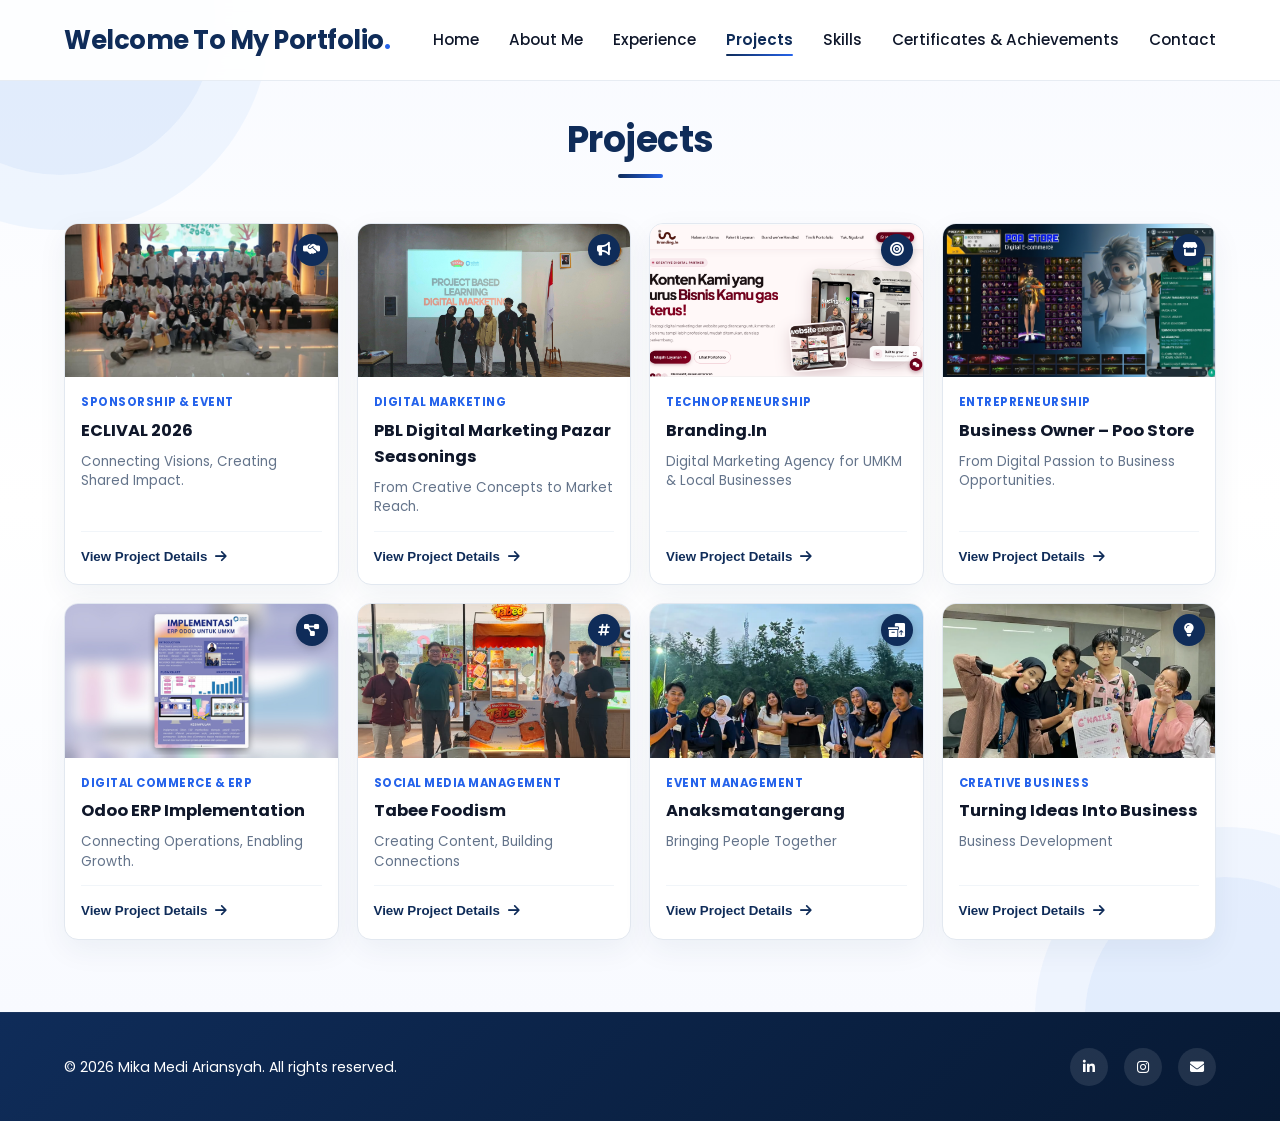
<file: projects.html>
<!DOCTYPE html>
<html lang="id">
<head>
    <meta charset="UTF-8">
    <meta name="viewport" content="width=device-width, initial-scale=1.0">
    <title>Projects | Mika Medi Ariansyah</title>
    <!-- Google Fonts: Poppins -->
    <link rel="preconnect" href="https://fonts.googleapis.com">
    <link rel="preconnect" href="https://fonts.gstatic.com" crossorigin>
    <link href="https://fonts.googleapis.com/css2?family=Poppins:wght@300;400;500;600;700&display=swap" rel="stylesheet">
    <!-- Font Awesome Icons -->
    <link rel="stylesheet" href="https://cdnjs.cloudflare.com/ajax/libs/font-awesome/6.4.0/css/all.min.css">
    <!-- Custom CSS -->
    <link rel="stylesheet" href="style.css">
</head>
<body>
    <!-- NAVBAR -->
    <header class="navbar" id="navbar">
        <div class="container nav-container">
            <a href="index.html" class="logo">Welcome To My Portfolio<span>.</span></a>
            
            <nav class="nav-menu" id="nav-menu">
                <ul class="nav-list">
                    <li><a href="index.html" class="nav-link">Home</a></li>
                    <li><a href="about.html" class="nav-link">About Me</a></li>
                    <li><a href="experience.html" class="nav-link">Experience</a></li>
                    <li><a href="projects.html" class="nav-link active">Projects</a></li>
                    <li><a href="skills.html" class="nav-link">Skills</a></li>
                    <li><a href="certificates.html" class="nav-link">Certificates &amp; Achievements</a></li>
                    <li><a href="contact.html" class="nav-link">Contact</a></li>
                </ul>
            </nav>

            <div class="hamburger" id="hamburger">
                <span class="bar"></span>
                <span class="bar"></span>
                <span class="bar"></span>
            </div>
        </div>
    </header>

    <!-- SECTION 4: PROJECTS -->
    <section class="projects section standalone-page projects-enhanced" id="projects">
        <div class="container">
            <div class="section-title exp-centered-header reveal">
                <h2><span>Projects</span></h2>
            </div>

            <div class="projects-grid">
                <!-- BARIS 1 (1 - 4) -->
                <!-- Project Card 1: ECLIVAL 2026 -->
                <div class="project-card reveal">
                    <div class="project-img">
                        <img src="ECLIVAL 2026.jpeg" alt="ECLIVAL 2026 Project Cover">
                        <div class="project-badge">
                            <i class="fa-solid fa-handshake-simple"></i>
                        </div>
                    </div>
                    <div class="project-info">
                        <span class="project-category">Sponsorship &amp; Event</span>
                        <h3>ECLIVAL 2026</h3>
                        <p>Connecting Visions, Creating Shared Impact.</p>
                        <div class="project-card-footer">
                            <button class="btn-text btn-modal" data-project="1">View Project Details <i class="fa-solid fa-arrow-right"></i></button>
                        </div>
                    </div>
                </div>

                <!-- Project Card 2: PBL Digital Marketing -->
                <div class="project-card reveal">
                    <div class="project-img">
                        <img src="PBL Digital Marketing Pazar.jpeg" alt="Project Based Learning Digital Marketing">
                        <div class="project-badge">
                            <i class="fa-solid fa-bullhorn"></i>
                        </div>
                    </div>
                    <div class="project-info">
                        <span class="project-category">Digital Marketing</span>
                        <h3>PBL Digital Marketing Pazar Seasonings</h3>
                        <p>From Creative Concepts to Market Reach.</p>
                        <div class="project-card-footer">
                            <button class="btn-text btn-modal" data-project="2">View Project Details <i class="fa-solid fa-arrow-right"></i></button>
                        </div>
                    </div>
                </div>

                <!-- Project Card 3: Branding.In -->
                <div class="project-card reveal">
                    <div class="project-img">
                        <img src="Project Branding.In.png" alt="Branding.In Project Cover">
                        <div class="project-badge">
                            <i class="fa-solid fa-bullseye"></i>
                        </div>
                    </div>
                    <div class="project-info">
                        <span class="project-category">Technopreneurship</span>
                        <h3>Branding.In</h3>
                        <p>Digital Marketing Agency for UMKM & Local Businesses</p>
                        <div class="project-card-footer">
                            <button class="btn-text btn-modal" data-project="3">View Project Details <i class="fa-solid fa-arrow-right"></i></button>
                        </div>
                    </div>
                </div>

                <!-- Project Card 4: Business Owner (Poo Store) -->
                <div class="project-card reveal">
                    <div class="project-img">
                        <img src="Poo Store Akun.jpg" alt="Poo Store Business Owner">
                        <div class="project-badge">
                            <i class="fa-solid fa-store"></i>
                        </div>
                    </div>
                    <div class="project-info">
                        <span class="project-category">Entrepreneurship</span>
                        <h3>Business Owner – Poo Store</h3>
                        <p>From Digital Passion to Business Opportunities.</p>
                        <div class="project-card-footer">
                            <button class="btn-text btn-modal" data-project="4">View Project Details <i class="fa-solid fa-arrow-right"></i></button>
                        </div>
                    </div>
                </div>

                <!-- BARIS 2 (5 - 8) -->
                <!-- Project Card 5: Implementasi Odoo ERP -->
                <div class="project-card reveal">
                    <div class="project-img">
                        <img src="ERP Odoo UMKM.jpg" alt="Odoo ERP Implementation">
                        <div class="project-badge">
                            <i class="fa-solid fa-diagram-project"></i>
                        </div>
                    </div>
                    <div class="project-info">
                        <span class="project-category">Digital Commerce &amp; ERP</span>
                        <h3>Odoo ERP Implementation</h3>
                        <p>Connecting Operations, Enabling Growth.</p>
                        <div class="project-card-footer">
                            <button class="btn-text btn-modal" data-project="5">View Project Details <i class="fa-solid fa-arrow-right"></i></button>
                        </div>
                    </div>
                </div>

                <!-- Project Card 6: Tabee Foodism -->
                <div class="project-card reveal">
                    <div class="project-img">
                        <img src="Tabee.jpeg" alt="Tabee Foodism Social Media Management">
                        <div class="project-badge">
                            <i class="fa-solid fa-hashtag"></i>
                        </div>
                    </div>
                    <div class="project-info">
                        <span class="project-category">Social Media Management</span>
                        <h3>Tabee Foodism</h3>
                        <p>Creating Content, Building Connections</p>
                        <div class="project-card-footer">
                            <button class="btn-text btn-modal" data-project="6">View Project Details <i class="fa-solid fa-arrow-right"></i></button>
                        </div>
                    </div>
                </div>

                <!-- Project Card 7: Warehouse Layout Design -->
                <div class="project-card reveal">
                    <div class="project-img">
                        <img src="ASTGathering.png" alt="Warehouse Layout Design">
                        <div class="project-badge">
                            <i class="fa-solid fa-boxes-packing"></i>
                        </div>
                    </div>
                    <div class="project-info">
                        <span class="project-category">Event Management</span>
                        <h3>Anaksmatangerang</h3>
                        <p>Bringing People Together</p>
                        <div class="project-card-footer">
                            <button class="btn-text btn-modal" data-project="7">View Project Details <i class="fa-solid fa-arrow-right"></i></button>
                        </div>
                    </div>
                </div>

                <!-- Project Card 8: Bisnis Kreatif -->
                <div class="project-card reveal">
                    <div class="project-img">
                        <img src="Creative Business.png" alt="Pengembangan Bisnis Kreatif">
                        <div class="project-badge">
                            <i class="fa-solid fa-lightbulb"></i>
                        </div>
                    </div>
                    <div class="project-info">
                        <span class="project-category">Creative Business</span>
                        <h3>Turning Ideas Into Business</h3>
                        <p>Business Development</p>
                        <div class="project-card-footer">
                            <button class="btn-text btn-modal" data-project="8">View Project Details <i class="fa-solid fa-arrow-right"></i></button>
                        </div>
                    </div>
                </div>
            </div>

        </div>
    </section>

    <!-- FOOTER -->
    <footer class="footer">
        <div class="container footer-container">
            <p>&copy; 2026 Mika Medi Ariansyah. All rights reserved.</p>
            <div class="social-links">
                <a href="https://www.linkedin.com/in/mika-medi-ariansyah" aria-label="LinkedIn"><i class="fa-brands fa-linkedin-in"></i></a>
                <a href="https://www.instagram.com/ariansyah_mika?srtk=MWUydHNhaWlkeDBnaw==" aria-label="Instagram"><i class="fa-brands fa-instagram"></i></a>
                <a href="https://mail.google.com/mail/?view=cm&fs=1&to=ariansyahmika@gmail.com" target="_blank" rel="noopener noreferrer" aria-label="Email"><i class="fa-solid fa-envelope"></i></a>
            </div>
        </div>
    </footer>

    <!-- BACK TO TOP BUTTON -->
    <button class="back-to-top" id="back-to-top" aria-label="Back to Top">
        <i class="fa-solid fa-chevron-up"></i>
    </button>

    <!-- PROJECT MODAL -->
    <div class="modal-overlay" id="project-modal">
        <div class="modal-content">
            <button class="modal-close" id="modal-close">&times;</button>
            <h3 id="modal-title">Project Detail</h3>
            <p id="modal-category" class="modal-cat-tag">Category</p>
            <p id="modal-desc">Detail deskripsi proyek akan muncul di sini.</p>
        </div>
    </div>

    <!-- Custom JS -->
    <script src="script.js"></script>
</body>
</html>
</file>
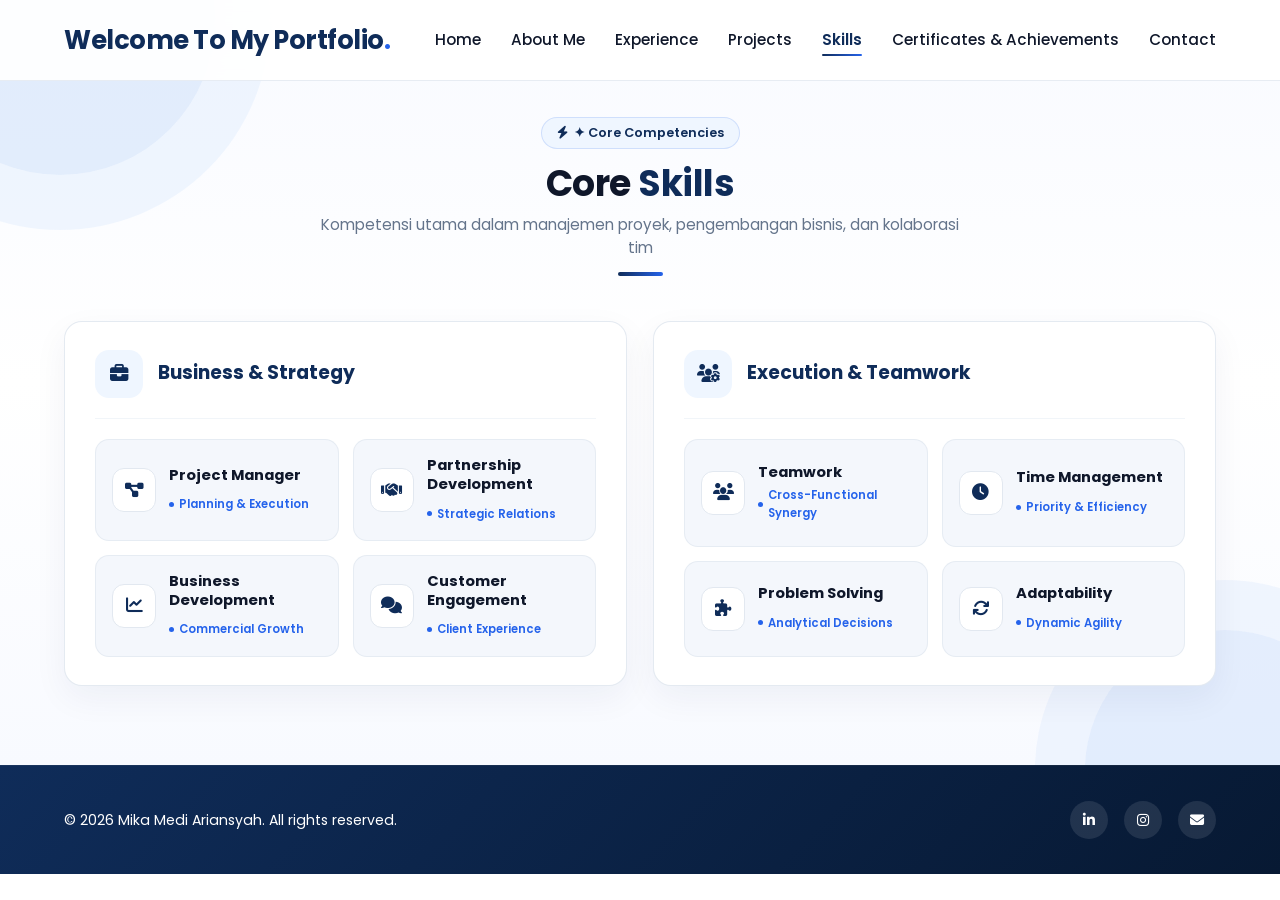
<file: skills.html>
<!DOCTYPE html>
<html lang="id">
<head>
    <meta charset="UTF-8">
    <meta name="viewport" content="width=device-width, initial-scale=1.0">
    <title>Core Skills | Mika Medi Ariansyah</title>
    <!-- Google Fonts: Poppins -->
    <link rel="preconnect" href="https://fonts.googleapis.com">
    <link rel="preconnect" href="https://fonts.gstatic.com" crossorigin>
    <link href="https://fonts.googleapis.com/css2?family=Poppins:wght@300;400;500;600;700&display=swap" rel="stylesheet">
    <!-- Font Awesome Icons -->
    <link rel="stylesheet" href="https://cdnjs.cloudflare.com/ajax/libs/font-awesome/6.4.0/css/all.min.css">
    <!-- Custom CSS -->
    <link rel="stylesheet" href="style.css">
</head>
<body>
    <!-- NAVBAR -->
    <header class="navbar" id="navbar">
        <div class="container nav-container">
            <a href="index.html" class="logo">Welcome To My Portfolio<span>.</span></a>
            
            <nav class="nav-menu" id="nav-menu">
                <ul class="nav-list">
                    <li><a href="index.html" class="nav-link">Home</a></li>
                    <li><a href="about.html" class="nav-link">About Me</a></li>
                    <li><a href="experience.html" class="nav-link">Experience</a></li>
                    <li><a href="projects.html" class="nav-link">Projects</a></li>
                    <li><a href="skills.html" class="nav-link active">Skills</a></li>
                    <li><a href="certificates.html" class="nav-link">Certificates &amp; Achievements</a></li>
                    <li><a href="contact.html" class="nav-link">Contact</a></li>
                </ul>
            </nav>

            <div class="hamburger" id="hamburger">
                <span class="bar"></span>
                <span class="bar"></span>
                <span class="bar"></span>
            </div>
        </div>
    </header>

    <!-- SECTION 5: SKILLS -->
    <section class="skills section standalone-page skills-enhanced" id="skills">
        <div class="container">
            
            <!-- Section Header -->
            <div class="section-title exp-centered-header reveal">
                <span class="exp-journey-badge"><i class="fa-solid fa-bolt"></i> ✦ Core Competencies</span>
                <h2>Core <span>Skills</span></h2>
                <p>Kompetensi utama dalam manajemen proyek, pengembangan bisnis, dan kolaborasi tim</p>
            </div>

            <!-- 2 PANEL KOMPETENSI (TANPA DESKRIPSI) -->
            <div class="skills-category-grid">
                
                <!-- Panel 1: Business & Project Strategy -->
                <div class="skills-group-card reveal">
                    <div class="skills-group-header">
                        <div class="skills-group-icon">
                            <i class="fa-solid fa-briefcase"></i>
                        </div>
                        <div>
                            <h3>Business &amp; Strategy</h3>
                        </div>
                    </div>

                    <div class="skills-tile-list">
                        <!-- Skill 1 -->
                        <div class="skill-compact-tile">
                            <div class="skill-tile-icon">
                                <i class="fa-solid fa-diagram-project"></i>
                            </div>
                            <div class="skill-tile-info">
                                <h4>Project Manager</h4>
                                <span class="skill-tile-tag">Planning &amp; Execution</span>
                            </div>
                        </div>

                        <!-- Skill 2 -->
                        <div class="skill-compact-tile">
                            <div class="skill-tile-icon">
                                <i class="fa-solid fa-handshake"></i>
                            </div>
                            <div class="skill-tile-info">
                                <h4>Partnership Development</h4>
                                <span class="skill-tile-tag">Strategic Relations</span>
                            </div>
                        </div>

                        <!-- Skill 3 -->
                        <div class="skill-compact-tile">
                            <div class="skill-tile-icon">
                                <i class="fa-solid fa-chart-line"></i>
                            </div>
                            <div class="skill-tile-info">
                                <h4>Business Development</h4>
                                <span class="skill-tile-tag">Commercial Growth</span>
                            </div>
                        </div>

                        <!-- Skill 4 -->
                        <div class="skill-compact-tile">
                            <div class="skill-tile-icon">
                                <i class="fa-solid fa-comments"></i>
                            </div>
                            <div class="skill-tile-info">
                                <h4>Customer Engagement</h4>
                                <span class="skill-tile-tag">Client Experience</span>
                            </div>
                        </div>
                    </div>
                </div>

                <!-- Panel 2: Collaboration & Work Execution -->
                <div class="skills-group-card reveal">
                    <div class="skills-group-header">
                        <div class="skills-group-icon">
                            <i class="fa-solid fa-users-gear"></i>
                        </div>
                        <div>
                            <h3>Execution &amp; Teamwork</h3>
                        </div>
                    </div>

                    <div class="skills-tile-list">
                        <!-- Skill 5 -->
                        <div class="skill-compact-tile">
                            <div class="skill-tile-icon">
                                <i class="fa-solid fa-users"></i>
                            </div>
                            <div class="skill-tile-info">
                                <h4>Teamwork</h4>
                                <span class="skill-tile-tag">Cross-Functional Synergy</span>
                            </div>
                        </div>

                        <!-- Skill 6 -->
                        <div class="skill-compact-tile">
                            <div class="skill-tile-icon">
                                <i class="fa-solid fa-clock"></i>
                            </div>
                            <div class="skill-tile-info">
                                <h4>Time Management</h4>
                                <span class="skill-tile-tag">Priority &amp; Efficiency</span>
                            </div>
                        </div>

                        <!-- Skill 7 -->
                        <div class="skill-compact-tile">
                            <div class="skill-tile-icon">
                                <i class="fa-solid fa-puzzle-piece"></i>
                            </div>
                            <div class="skill-tile-info">
                                <h4>Problem Solving</h4>
                                <span class="skill-tile-tag">Analytical Decisions</span>
                            </div>
                        </div>

                        <!-- Skill 8 -->
                        <div class="skill-compact-tile">
                            <div class="skill-tile-icon">
                                <i class="fa-solid fa-arrows-rotate"></i>
                            </div>
                            <div class="skill-tile-info">
                                <h4>Adaptability</h4>
                                <span class="skill-tile-tag">Dynamic Agility</span>
                            </div>
                        </div>
                    </div>
                </div>

            </div>

            
        </div>
    </section>

    <!-- FOOTER -->
    <footer class="footer">
        <div class="container footer-container">
            <p>&copy; 2026 Mika Medi Ariansyah. All rights reserved.</p>
            <div class="social-links">
                <a href="https://www.linkedin.com/in/mika-medi-ariansyah" target="_blank" rel="noopener noreferrer" aria-label="LinkedIn"><i class="fa-brands fa-linkedin-in"></i></a>
                <a href="https://www.instagram.com/ariansyah_mika?srtk=MWUydHNhaWlkeDBnaw==" target="_blank" rel="noopener noreferrer" aria-label="Instagram"><i class="fa-brands fa-instagram"></i></a>
                <a href="https://mail.google.com/mail/?view=cm&fs=1&to=ariansyahmika@gmail.com" target="_blank" rel="noopener noreferrer" aria-label="Email"><i class="fa-solid fa-envelope"></i></a>
            </div>
        </div>
    </footer>

    <!-- BACK TO TOP BUTTON -->
    <button class="back-to-top" id="back-to-top" aria-label="Back to Top">
        <i class="fa-solid fa-chevron-up"></i>
    </button>

    <!-- Custom JS -->
    <script src="script.js"></script>
</body>
</html>
</file>
<file: style.css>
/* ==========================================
   FILENAME: style.css
   Style definitions for Mika Medi Ariansyah Portfolio
   Color Palette: Executive Navy Blue (#0F2C59), Royal Blue Accent (#2563EB), Soft Slate (#F8FAFC)
   ========================================== */

/* 1. RESET & CSS VARIABLES */
html {
    overflow-y: scroll;
}

.nav-link {
    font-size: 0.95rem;
    font-weight: 500;
    color: var(--text-dark);
    position: relative;
    transition: var(--transition);
}

.nav-link:hover, .nav-link.active {
    color: var(--primary-blue);
    font-weight: 500;
}

:root {
    --primary-blue: #0F2C59;
    --primary-blue-hover: #071933;
    --accent-blue: #2563EB;
    --accent-blue-hover: #1D4ED8;
    --blue-badge-bg: #EFF6FF;
    --blue-badge-text: #1E40AF;
    --cream-bg: #F8FAFC;
    --cream-accent: #E2E8F0;
    --white: #FFFFFF;
    --text-dark: #0F172A;
    --text-muted: #64748B;
    --border-color: #E2E8F0;
    --shadow-soft: 0 10px 30px rgba(15, 44, 89, 0.06);
    --shadow-hover: 0 18px 40px rgba(15, 44, 89, 0.12);
    --transition: all 0.35s cubic-bezier(0.16, 1, 0.3, 1);
    --radius: 14px;
}

* {
    margin: 0;
    padding: 0;
    box-sizing: border-box;
    scroll-behavior: smooth;
}

::selection {
    background-color: var(--accent-blue);
    color: var(--white);
}

body {
    font-family: 'Poppins', sans-serif;
    background-color: var(--white);
    color: var(--text-dark);
    line-height: 1.6;
    overflow-x: hidden;
}

a {
    text-decoration: none;
    color: inherit;
}

ul {
    list-style: none;
}

/* 2. REUSABLE CLASSES & SECTION HEADER */
.container {
    max-width: 1200px;
    margin: 0 auto;
    padding: 0 24px;
}

.section {
    padding: 90px 0;
}

.standalone-page {
    padding-top: 150px !important;
    min-height: 85vh;
}

.light-bg {
    background-color: var(--cream-bg);
}

.section-header, 
.section-title {
    text-align: center !important;
    margin: 0 auto 45px auto !important;
    width: 100% !important;
    position: relative;
}

.section-title h2 {
    font-size: 2.25rem !important;
    font-weight: 700 !important;
    color: var(--text-dark) !important;
    text-align: center !important;
    letter-spacing: -0.5px;
}

.section-title h2 span {
    color: var(--primary-blue) !important;
    position: relative;
}

.section-title p {
    color: var(--text-muted) !important;
    font-size: 0.95rem !important;
    margin-top: 8px !important;
    text-align: center !important;
    line-height: 1.5 !important;
}

.section-title::after {
    content: '';
    display: block;
    width: 45px;
    height: 4px;
    background: linear-gradient(90deg, var(--primary-blue), var(--accent-blue));
    margin: 12px auto 0 auto;
    border-radius: 2px;
    transition: width 0.3s ease;
}

.section-title:hover::after {
    width: 75px;
}

/* Buttons */
.btn {
    display: inline-flex;
    align-items: center;
    justify-content: center;
    gap: 10px;
    padding: 12px 28px;
    border-radius: 30px;
    font-size: 0.95rem;
    font-weight: 600;
    cursor: pointer;
    transition: var(--transition);
    border: 2px solid transparent;
}

.btn-primary {
    background: linear-gradient(135deg, var(--primary-blue), #1E3E62);
    color: var(--white);
    box-shadow: 0 4px 14px rgba(15, 44, 89, 0.2);
}

.btn-primary:hover {
    background: linear-gradient(135deg, var(--primary-blue-hover), var(--primary-blue));
    transform: translateY(-3px);
    box-shadow: 0 8px 22px rgba(15, 44, 89, 0.3);
}

.btn-outline {
    background-color: transparent;
    border-color: var(--primary-blue);
    color: var(--primary-blue);
}

.btn-outline:hover {
    background-color: var(--primary-blue);
    color: var(--white);
    transform: translateY(-3px);
    box-shadow: 0 6px 18px rgba(15, 44, 89, 0.18);
}

.btn-whatsapp {
    background-color: #25D366;
    color: var(--white);
}

.btn-whatsapp:hover {
    background-color: #1EBE5D;
    transform: translateY(-3px);
    box-shadow: 0 6px 18px rgba(37, 211, 102, 0.3);
}

.btn-text {
    background: none;
    border: none;
    color: var(--primary-blue);
    font-weight: 600;
    cursor: pointer;
    display: inline-flex;
    align-items: center;
    gap: 8px;
    padding: 0;
    transition: var(--transition);
}

.btn-text:hover {
    gap: 12px;
    color: var(--accent-blue);
}

/* 3. NAVBAR GLASSMORPHISM */
.navbar {
    position: fixed;
    top: 0;
    left: 0;
    width: 100%;
    z-index: 1000;
    transition: var(--transition);
    background-color: rgba(255, 255, 255, 0.92);
    backdrop-filter: blur(12px);
    border-bottom: 1px solid rgba(226, 232, 240, 0.8);
}

.navbar.scrolled {
    box-shadow: 0 4px 25px rgba(15, 44, 89, 0.08);
    background-color: rgba(255, 255, 255, 0.98);
}

.nav-container {
    display: flex;
    justify-content: space-between;
    align-items: center;
    height: 80px;
}

.logo {
    font-size: 1.6rem;
    font-weight: 700;
    color: var(--primary-blue);
    letter-spacing: -0.5px;
}

.logo span {
    color: var(--accent-blue);
}

.nav-list {
    display: flex;
    gap: 30px;
}

.nav-link {
    font-size: 0.95rem;
    font-weight: 500;
    color: var(--text-dark);
    position: relative;
    transition: var(--transition);
}

.nav-link:hover, .nav-link.active {
    color: var(--primary-blue);
    font-weight: 600;
}

.nav-link::after {
    content: '';
    position: absolute;
    bottom: -6px;
    left: 0;
    width: 0;
    height: 2.5px;
    background: linear-gradient(90deg, var(--primary-blue), var(--accent-blue));
    border-radius: 2px;
    transition: var(--transition);
}

.nav-link:hover::after, .nav-link.active::after {
    width: 100%;
}

.hamburger {
    display: none;
    cursor: pointer;
    flex-direction: column;
    gap: 5px;
}

.bar {
    width: 25px;
    height: 3px;
    background-color: var(--primary-blue);
    border-radius: 2px;
    transition: var(--transition);
}

/* 4. HERO SECTION */
.hero {
    padding-top: 150px;
    padding-bottom: 90px;
    min-height: 90vh;
    display: flex;
    align-items: center;
    background-color: var(--white);
}

.hero-container {
    display: grid;
    grid-template-columns: 1.2fr 0.8fr;
    gap: 40px;
    align-items: center;
}

.badge {
    display: inline-block;
    padding: 6px 16px;
    background-color: var(--blue-badge-bg);
    color: var(--blue-badge-text);
    font-size: 0.85rem;
    font-weight: 600;
    border-radius: 20px;
    margin-bottom: 16px;
    border: 1px solid rgba(37, 99, 235, 0.15);
}

.hero-name {
    font-size: 1.3rem;
    color: var(--text-muted);
    font-weight: 500;
}

.hero-headline {
    font-size: 2.8rem;
    font-weight: 700;
    line-height: 1.2;
    margin: 10px 0 20px 0;
    color: var(--text-dark);
}

.hero-headline span {
    color: var(--primary-blue);
    background: linear-gradient(135deg, var(--primary-blue), var(--accent-blue));
    background-clip: text;
    -webkit-background-clip: text;
    -webkit-text-fill-color: transparent;
}

.hero-desc {
    font-size: 1rem;
    color: var(--text-muted);
    margin-bottom: 30px;
    max-width: 550px;
}

.hero-buttons {
    display: flex;
    gap: 16px;
    flex-wrap: wrap;
}

.hero-socials {
    display: flex;
    align-items: center;
    gap: 12px;
    margin-top: 28px;
}

.hero-socials span {
    font-size: 0.85rem;
    font-weight: 500;
    color: var(--text-muted);
    margin-right: 4px;
}

.hero-socials a {
    width: 38px;
    height: 38px;
    border-radius: 50%;
    background-color: var(--cream-bg);
    color: var(--primary-blue);
    border: 1px solid var(--border-color);
    display: inline-flex;
    align-items: center;
    justify-content: center;
    font-size: 0.95rem;
    transition: var(--transition);
}

.hero-socials a:hover {
    background-color: var(--primary-blue);
    color: var(--white);
    border-color: var(--primary-blue);
    transform: translateY(-3px);
    box-shadow: 0 6px 15px rgba(15, 44, 89, 0.18);
}

.hero-image {
    display: flex;
    justify-content: center;
}

/* ==========================================
   FRAMELESS PROFILE PHOTO: SOFT ARCH & BOTTOM GLASS ANCHOR
   ========================================== */
.image-wrapper {
    position: relative;
    width: 100%;
    max-width: 410px;
    aspect-ratio: auto;
    height: auto;
    margin: -10px auto 0 auto;
    z-index: 1;
    isolation: isolate;
    display: flex;
    flex-direction: column;
    align-items: center;
}

/* Soft Pale-Blue Arch Backdrop */
.image-wrapper::before {
    content: '';
    position: absolute;
    top: 4%;
    left: 50%;
    transform: translateX(-50%);
    width: 82%;
    height: 88%;
    background: linear-gradient(180deg, #EFF6FF 0%, #F8FAFC 100%);
    border-radius: 220px 220px 24px 24px;
    z-index: -1;
    pointer-events: none;
}

/* Subtle Dot Pattern Behind Shoulders */
.image-wrapper::after {
    content: '';
    position: absolute;
    top: 24%;
    left: 50%;
    transform: translateX(-50%);
    width: 104%;
    height: 44%;
    background-image: radial-gradient(#CBD5E1 1.6px, transparent 1.6px);
    background-size: 16px 16px;
    opacity: 0.7;
    z-index: -2;
    pointer-events: none;
}

.profile-avatar {
    width: 100%;
    height: 100%;
    background: transparent !important;
    border: none !important;
    box-shadow: none !important;
    border-radius: 0 !important;
    display: flex;
    align-items: center;
    justify-content: center;
    overflow: visible;
}

.profile-avatar img {
    width: 92%;
    height: auto;
    object-fit: contain;
    display: block;
    border-radius: 0;
    mix-blend-mode: multiply;
    filter: brightness(1.09) contrast(1.09);
}

/* Bottom Glass Anchor Bar */
.hero-glass-anchor {
    position: relative;
    margin-top: -24px;
    background: rgba(255, 255, 255, 0.92);
    backdrop-filter: blur(12px);
    -webkit-backdrop-filter: blur(12px);
    border: 1px solid var(--border-color);
    box-shadow: 0 12px 30px rgba(15, 44, 89, 0.09);
    padding: 13px 24px;
    border-radius: 50px;
    display: inline-flex;
    align-items: center;
    justify-content: center;
    gap: 10px;
    color: var(--text-dark);
    font-size: 0.88rem;
    font-weight: 600;
    white-space: nowrap;
    z-index: 3;
    transition: var(--transition);
}

.hero-glass-anchor:hover {
    border-color: rgba(37, 99, 235, 0.35);
    transform: translateY(-2px);
    box-shadow: 0 16px 34px rgba(15, 44, 89, 0.13);
}

.hero-glass-anchor i {
    color: var(--primary-blue);
    font-size: 1.05rem;
    flex-shrink: 0;
}

/* ==========================================
   5. ABOUT SECTION (CLEAN EDITORIAL LAYOUT)
   ========================================== */
.about {
    position: relative;
    background: linear-gradient(180deg, #F9FBFF 0%, var(--white) 45%, #F9FBFF 100%);
    overflow: hidden;
    isolation: isolate;
}

/* Lengkung Konsentris Biru Pastel di Sudut Kiri Atas */
.about::before {
    content: '';
    position: absolute;
    top: -130px;
    left: -95px;
    width: 310px;
    height: 310px;
    border-radius: 50%;
    background: rgba(196, 217, 249, 0.45);
    box-shadow: 0 0 0 55px rgba(224, 236, 253, 0.48);
    z-index: -1;
    pointer-events: none;
}

/* Lengkung Konsentris Biru Pastel di Sudut Kanan Bawah */
.about::after {
    content: '';
    position: absolute;
    bottom: -145px;
    right: -85px;
    width: 280px;
    height: 280px;
    border-radius: 50%;
    background: rgba(196, 217, 249, 0.42);
    box-shadow: 0 0 0 50px rgba(224, 236, 253, 0.45);
    z-index: -1;
    pointer-events: none;
}

/* Aksen 3 Garis Spark di Kiri Judul About Me */
.about .section-title h2 {
    display: inline-flex;
    align-items: center;
    justify-content: center;
    gap: 8px;
}

.about-title-spark {
    position: relative;
    display: inline-block;
}

.title-spark-svg {
    position: absolute;
    top: -10px;
    left: -34px;
    pointer-events: none;
}

/* Grid 2 Kolom Utama */
.about-grid {
    display: grid;
    grid-template-columns: 1fr 1fr;
    gap: 26px;
    align-items: stretch;
    margin-bottom: 26px;
}

.about-card {
    background-color: var(--white);
    padding: 32px 34px;
    border-radius: 18px;
    box-shadow: 0 12px 34px rgba(15, 44, 89, 0.055);
    border: 1px solid rgba(226, 232, 240, 0.85);
    display: flex;
    flex-direction: column;
    height: 100%;
    transition: var(--transition);
}

.about-card:hover {
    box-shadow: 0 16px 40px rgba(15, 44, 89, 0.085);
}

.about-card-header {
    display: flex;
    align-items: center;
    gap: 16px;
    margin-bottom: 20px;
}

.about-card-icon {
    width: 48px;
    height: 48px;
    border-radius: 50%;
    background-color: var(--blue-badge-bg);
    color: var(--primary-blue);
    display: flex;
    align-items: center;
    justify-content: center;
    font-size: 1.2rem;
    flex-shrink: 0;
}

.about-card-header h3 {
    font-size: 1.25rem;
    font-weight: 700;
    color: var(--primary-blue);
    margin: 0;
}

.about-text {
    color: var(--text-dark);
    opacity: 0.85;
    font-size: 0.94rem;
    line-height: 1.7;
    margin-bottom: 0;
}

.about-divider {
    height: 1px;
    background-color: var(--border-color);
    margin: 20px 0 0 0;
}

.education-box {
    display: flex;
    align-items: center;
    gap: 18px;
    padding: 20px 22px;
    background-color: #F4F7FC;
    border: 1px solid rgba(226, 232, 240, 0.85);
    border-radius: 14px;
    margin: auto 0;
    transition: var(--transition);
}

.education-box:hover {
    border-color: rgba(37, 99, 235, 0.35);
    background-color: var(--white);
    box-shadow: 0 8px 20px rgba(15, 44, 89, 0.06);
}

.edu-icon {
    width: 66px;
    height: 66px;
    background-color: var(--white);
    border-radius: 16px;
    padding: 10px;
    display: flex;
    align-items: center;
    justify-content: center;
    flex-shrink: 0;
    box-shadow: 0 6px 18px rgba(15, 44, 89, 0.07);
    border: 1px solid var(--border-color);
}

.edu-icon img {
    width: 100%;
    height: 100%;
    object-fit: contain;
}

.edu-details h4 {
    font-size: 0.98rem;
    font-weight: 700;
    color: var(--text-dark);
    margin-bottom: 3px;
}

.edu-major {
    font-size: 0.86rem;
    color: var(--text-muted);
    margin-bottom: 7px;
}

.edu-meta-row {
    display: flex;
    flex-wrap: wrap;
    gap: 18px;
    font-size: 0.83rem;
    color: var(--text-dark);
    font-weight: 500;
}

.edu-meta-row i {
    color: var(--primary-blue);
    margin-right: 5px;
}

/* Grid 2x2 Bidang Ketertarikan */
.interests-grid {
    display: grid;
    grid-template-columns: 1fr 1fr;
    gap: 16px;
    flex-grow: 1;
}

.interest-item {
    background-color: #F4F7FC;
    padding: 18px 18px;
    border-radius: 14px;
    border: 1px solid rgba(226, 232, 240, 0.65);
    display: flex;
    align-items: flex-start;
    gap: 14px;
    transition: var(--transition);
}

.interest-item:hover {
    border-color: rgba(37, 99, 235, 0.35);
    background-color: var(--white);
    transform: translateY(-2px);
    box-shadow: 0 8px 20px rgba(15, 44, 89, 0.06);
}

.interest-item i {
    color: var(--primary-blue);
    font-size: 1.1rem;
    margin-top: 3px;
    flex-shrink: 0;
}

.interest-content h4 {
    font-size: 0.9rem;
    font-weight: 700;
    color: var(--primary-blue);
    margin-bottom: 5px;
    line-height: 1.3;
}

.interest-content p {
    font-size: 0.78rem;
    color: var(--text-muted);
    line-height: 1.5;
}

/* Banner What Drives Me */
.about-drives-banner {
    position: relative;
    background: linear-gradient(135deg, #EDF3FE 0%, #E4EEFC 100%);
    border: 1px solid rgba(37, 99, 235, 0.14);
    border-radius: 18px;
    padding: 26px 36px;
    display: flex;
    align-items: center;
    gap: 28px;
    overflow: hidden;
    isolation: isolate;
}

.about-drives-banner::before {
    content: '';
    position: absolute;
    right: -25px;
    bottom: -75px;
    width: 210px;
    height: 210px;
    border-radius: 50%;
    background-color: rgba(158, 188, 240, 0.28);
    z-index: -1;
    pointer-events: none;
}

.about-drives-banner::after {
    content: '';
    position: absolute;
    right: -45px;
    bottom: -95px;
    width: 175px;
    height: 175px;
    border-radius: 50%;
    background-color: rgba(122, 162, 232, 0.32);
    z-index: -1;
    pointer-events: none;
}

.drives-left {
    display: flex;
    align-items: center;
    gap: 26px;
    flex-shrink: 0;
}

.drives-divider {
    width: 1.5px;
    height: 54px;
    background-color: rgba(15, 44, 89, 0.3);
}

.drives-content h4 {
    font-size: 1.08rem;
    font-weight: 700;
    color: var(--primary-blue);
    margin-bottom: 5px;
}

.drives-content p {
    font-size: 0.9rem;
    color: var(--text-dark);
    opacity: 0.88;
    line-height: 1.6;
    max-width: 780px;
}

/* Responsive Layout About Me */
@media (max-width: 992px) {
    .about-grid {
        grid-template-columns: 1fr;
    }
}

@media (max-width: 768px) {
    .about::before,
    .about::after {
        width: 190px;
        height: 190px;
    }

    .edu-meta-row {
        justify-content: center;
    }

    .title-spark-svg {
        width: 22px;
        height: 22px;
        left: -26px;
        top: -8px;
    }

    .about-card {
        padding: 24px 20px;
    }

    .interests-grid {
        grid-template-columns: 1fr;
    }

    .about-drives-banner {
        flex-direction: column;
        align-items: flex-start;
        padding: 22px 20px;
        gap: 14px;
    }

    .drives-divider {
        display: none;
    }
}


/* ==========================================
   6. EXPERIENCE SECTION (2-COLUMN EDITORIAL GRID)
   ========================================== */
.experience {
    position: relative;
    background: linear-gradient(180deg, #F8FAFF 0%, var(--white) 50%, #F8FAFF 100%);
    overflow: hidden;
    isolation: isolate;
}

/* Lengkung Konsentris Biru Pastel di Sudut Kiri Atas & Kanan Bawah */
.experience::before {
    content: '';
    position: absolute;
    top: -135px;
    left: -95px;
    width: 310px;
    height: 310px;
    border-radius: 50%;
    background: rgba(196, 217, 249, 0.45);
    box-shadow: 0 0 0 55px rgba(224, 236, 253, 0.48);
    z-index: -1;
    pointer-events: none;
}

.experience::after {
    content: '';
    position: absolute;
    bottom: -145px;
    right: -85px;
    width: 280px;
    height: 280px;
    border-radius: 50%;
    background: rgba(196, 217, 249, 0.42);
    box-shadow: 0 0 0 50px rgba(224, 236, 253, 0.45);
    z-index: -1;
    pointer-events: none;
}

/* Header Rata Tengah */
.exp-centered-header {
    text-align: center !important;
}

.exp-journey-badge {
    display: inline-flex;
    align-items: center;
    gap: 6px;
    background-color: var(--blue-badge-bg);
    color: var(--primary-blue);
    border: 1px solid rgba(37, 99, 235, 0.16);
    font-size: 0.8rem;
    font-weight: 600;
    padding: 5px 15px;
    border-radius: 20px;
    margin-bottom: 12px;
}

.exp-centered-header h2 {
    text-align: center !important;
}

/* Grid 2 Kolom Kartu Experience */
.exp-cards-grid {
    display: grid;
    grid-template-columns: repeat(2, 1fr);
    gap: 22px;
    width: 100%;
}

.exp-grid-card {
    background-color: var(--white);
    border-radius: 18px;
    border: 1px solid rgba(226, 232, 240, 0.9);
    box-shadow: 0 10px 28px rgba(15, 44, 89, 0.05);
    padding: 20px 22px;
    display: flex;
    flex-direction: column;
    gap: 14px;
    transition: var(--transition);
}

.exp-grid-card:hover {
    transform: translateY(-4px);
    box-shadow: 0 16px 36px rgba(15, 44, 89, 0.09);
    border-color: rgba(37, 99, 235, 0.28);
}

/* Baris Atas Kartu: Hanya Tanggal di Kanan Atas */
.exp-card-top {
    display: flex;
    justify-content: flex-end;
    align-items: center;
}

.exp-date-tag {
    display: inline-flex;
    align-items: center;
    gap: 6px;
    font-size: 0.76rem;
    font-weight: 600;
    color: var(--text-muted);
    background-color: #F4F7FC;
    border: 1px solid rgba(226, 232, 240, 0.85);
    padding: 4px 11px;
    border-radius: 8px;
}

.exp-date-tag i {
    color: var(--primary-blue);
}

/* Isi Utama Kartu: Logo | Deskripsi | Thumbnail Foto */
.exp-card-body {
    display: grid;
    grid-template-columns: 88px 1fr 124px;
    gap: 16px;
    align-items: start;
    flex: 1;
}

.exp-card-details {
    min-width: 0;
    height: 100%;
    display: flex;
    flex-direction: column;
}

.exp-card-details h3 {
    font-size: 1.04rem;
    font-weight: 700;
    color: var(--primary-blue);
    line-height: 1.25;
    margin-bottom: 2px;
}

.exp-card-role {
    font-size: 0.82rem;
    font-weight: 600;
    color: var(--accent-blue);
    margin-bottom: 7px;
}

.exp-card-desc {
    font-size: 0.78rem;
    color: var(--text-muted);
    line-height: 1.45;
    margin-bottom: 10px;
}

.exp-card-tags {
    display: flex;
    flex-wrap: wrap;
    gap: 5px;
    margin-bottom: 12px;
}

.exp-card-tags span {
    font-size: 0.65rem;
    font-weight: 600;
    color: var(--primary-blue);
    background-color: var(--blue-badge-bg);
    padding: 3px 8px;
    border-radius: 20px;
    white-space: nowrap;
}

.exp-view-btn {
    background: none;
    border: none;
    padding: 0;
    margin-top: auto;
    align-self: flex-start;
    font-family: inherit;
    font-size: 0.78rem;
    font-weight: 600;
    color: var(--primary-blue);
    display: inline-flex;
    align-items: center;
    gap: 6px;
    cursor: pointer;
    transition: var(--transition);
}

.exp-card-logo {
    width: 88px;
    height: 88px;
    border-radius: 14px;
    background-color: var(--white);
    border: 1px solid rgba(226, 232, 240, 0.95);
    display: flex;
    align-items: center;
    justify-content: center;
    padding: 6px;
    overflow: hidden;
    flex-shrink: 0;
}

.exp-card-logo.logo-bg-black {
    background-color: #000000;
    border-color: #000000;
}

.exp-card-logo img {
    width: 100%;
    height: 100%;
    max-width: 100%;
    max-height: 100%;
    object-fit: contain;
    object-position: center;
    display: block;
    border-radius: 0;
}

.exp-logo-placeholder {
    display: flex;
    flex-direction: column;
    align-items: center;
    justify-content: center;
    text-align: center;
    color: var(--primary-blue);
    line-height: 1.15;
}

.logo-eclival strong {
    font-size: 0.72rem;
    font-weight: 700;
}

.logo-ast span {
    font-size: 0.42rem;
    font-weight: 700;
    margin-top: 4px;
}

.logo-icon-badge i {
    font-size: 1.45rem;
    color: var(--primary-blue);
    margin-bottom: 4px;
}

.logo-icon-badge span {
    font-size: 0.52rem;
    font-weight: 700;
    letter-spacing: 0.3px;
}

/* Kolom Detail Tengah */
.exp-card-details {
    min-width: 0;
}

.exp-card-details h3 {
    font-size: 1.04rem;
    font-weight: 700;
    color: var(--primary-blue);
    line-height: 1.25;
    margin-bottom: 2px;
}

.exp-card-role {
    font-size: 0.82rem;
    font-weight: 600;
    color: var(--accent-blue);
    margin-bottom: 7px;
}

.exp-card-desc {
    font-size: 0.78rem;
    color: var(--text-muted);
    line-height: 1.45;
    margin-bottom: 10px;
}

.exp-card-tags {
    display: flex;
    flex-wrap: wrap;
    gap: 5px;
    margin-bottom: 10px;
}

.exp-card-tags span {
    font-size: 0.68rem;
    font-weight: 600;
    color: var(--primary-blue);
    background-color: var(--blue-badge-bg);
    padding: 3px 9px;
    border-radius: 20px;
}

.exp-view-btn {
    background: none;
    border: none;
    padding: 0;
    font-family: inherit;
    font-size: 0.78rem;
    font-weight: 600;
    color: var(--primary-blue);
    display: inline-flex;
    align-items: center;
    gap: 6px;
    cursor: pointer;
    transition: var(--transition);
}

.exp-view-btn:hover {
    color: var(--accent-blue);
    gap: 10px;
}

/* Thumbnail Foto di Kanan Kartu */
.exp-card-thumb {
    position: relative;
    width: 126px;
    height: 112px;
    border-radius: 12px;
    overflow: hidden;
    border: 1px solid var(--border-color);
    background-color: #F8FAFC;
    cursor: pointer;
    flex-shrink: 0;
}

.exp-card-thumb img {
    width: 100%;
    height: 100%;
    object-fit: cover;
    display: block;
    transition: transform 0.4s ease;
}

.exp-card-thumb:hover img {
    transform: scale(1.07);
}

.exp-photo-count {
    position: absolute;
    bottom: 6px;
    right: 6px;
    background-color: rgba(15, 23, 42, 0.78);
    color: var(--white);
    font-size: 0.68rem;
    font-weight: 600;
    padding: 2px 7px;
    border-radius: 6px;
    display: inline-flex;
    align-items: center;
    gap: 4px;
}

/* Modal Detail & Galeri Experience */
.exp-modal-box {
    max-width: 680px !important;
    width: 92% !important;
    max-height: 88vh;
    overflow-y: auto;
}

.exp-modal-box h3 {
    font-size: 1.35rem;
    color: var(--primary-blue);
    margin-top: 10px;
    margin-bottom: 2px;
}

.exp-modal-role {
    font-size: 0.92rem;
    font-weight: 600;
    color: var(--accent-blue);
    margin-bottom: 16px;
}

.exp-modal-bullets {
    display: flex;
    flex-direction: column;
    gap: 9px;
    margin-bottom: 20px;
}

.exp-modal-bullets li {
    display: flex;
    align-items: flex-start;
    gap: 10px;
    font-size: 0.86rem;
    color: var(--text-dark);
    line-height: 1.5;
}

.exp-modal-bullets li i {
    color: var(--primary-blue);
    margin-top: 3px;
    flex-shrink: 0;
}

.exp-modal-gallery {
    display: grid;
    grid-template-columns: repeat(3, 1fr);
    gap: 12px;
    padding-top: 16px;
    border-top: 1px solid var(--border-color);
}

.exp-modal-photo {
    height: 145px;
    border-radius: 10px;
    overflow: hidden;
    border: 1px solid var(--border-color);
    background-color: #F8FAFC;
}

.exp-modal-photo img {
    width: 100%;
    height: 100%;
    object-fit: cover;
    display: block;
}

.exp-modal-photo img.fit-contain {
    object-fit: contain;
    padding: 4px;
}

/* Menaikkan posisi foto agar subjek di bagian bawah tidak terpotong */
.exp-card-thumb img.fit-up,
.exp-modal-photo img.fit-up {
    object-position: center 67%;
}

/* Responsive Tablet & Mobile */

@media (max-width: 600px) {
    .exp-card-body {
        grid-template-columns: 72px 1fr;
    }

    .exp-card-logo {
        width: 72px;
        height: 72px;
    }

    .exp-card-thumb {
        grid-column: 1 / -1;
        width: 100%;
        height: 150px;
    }

    .exp-modal-gallery {
        grid-template-columns: 1fr;
    }
}


/* 7. PROJECTS SECTION (FORMAT 4 x 2 GRID) */
.projects-grid {
    display: grid;
    grid-template-columns: repeat(4, 1fr);
    gap: 18px;
    width: 100%;
}

.project-card {
    background-color: var(--white);
    border-radius: 14px;
    overflow: hidden;
    border: 1px solid var(--border-color);
    box-shadow: var(--shadow-soft);
    display: flex;
    flex-direction: column;
    height: 100%;
    position: relative;
    transition: transform 0.35s ease, box-shadow 0.35s ease, border-color 0.35s ease;
}

.project-card::before {
    content: '';
    position: absolute;
    top: 0;
    left: 0;
    width: 0;
    height: 3px;
    background: linear-gradient(90deg, var(--primary-blue), var(--accent-blue));
    transition: width 0.4s ease;
    z-index: 5;
}

.project-card:hover {
    transform: translateY(-6px);
    box-shadow: var(--shadow-hover);
    border-color: rgba(37, 99, 235, 0.3);
}

.project-card:hover::before {
    width: 100%;
}

.project-img {
    position: relative;
    width: 100%;
    aspect-ratio: 16 / 9;
    background-color: var(--cream-bg);
    overflow: hidden;
    flex-shrink: 0;
}

.project-img img {
    width: 100%;
    height: 100%;
    object-fit: cover;
    object-position: center;
    display: block;
    transition: transform 0.5s cubic-bezier(0.16, 1, 0.3, 1);
}

.project-card:hover .project-img img {
    transform: scale(1.07);
}

.project-badge {
    position: absolute;
    top: 10px;
    right: 10px;
    width: 32px;
    height: 32px;
    background-color: var(--primary-blue);
    color: #ffffff;
    border-radius: 50%;
    display: flex;
    align-items: center;
    justify-content: center;
    font-size: 0.85rem;
    box-shadow: 0 2px 8px rgba(0, 0, 0, 0.2);
    z-index: 2;
}

.project-info {
    padding: 16px;
    display: flex;
    flex-direction: column;
    flex-grow: 1;
}

.project-category {
    font-size: 0.72rem;
    font-weight: 700;
    text-transform: uppercase;
    color: var(--accent-blue);
    margin-bottom: 6px;
    letter-spacing: 0.5px;
}

.project-info h3 {
    font-size: 1.02rem;
    margin-bottom: 8px;
    color: var(--text-dark);
}

.project-info p {
    font-size: 0.84rem;
    color: var(--text-muted);
    line-height: 1.45;
    margin-bottom: 14px;
    flex-grow: 1;
}

/* 8. SKILLS SECTION (GRID 4 KOLOM PRESISI) */
.skills-grid {
    display: grid;
    grid-template-columns: repeat(4, 1fr);
    gap: 20px;
    width: 100%;
}

.skill-card {
    background-color: var(--white);
    padding: 24px 18px;
    border-radius: var(--radius);
    text-align: center;
    box-shadow: var(--shadow-soft);
    border: 1px solid var(--border-color);
    position: relative;
    overflow: hidden;
    display: flex;
    flex-direction: column;
    align-items: center;
    transition: var(--transition);
}

.skill-card::before {
    content: '';
    position: absolute;
    top: 0;
    left: 0;
    width: 0;
    height: 3px;
    background: linear-gradient(90deg, var(--primary-blue), var(--accent-blue));
    transition: width 0.35s ease;
}

.skill-card:hover {
    border-color: rgba(37, 99, 235, 0.3);
    transform: translateY(-5px);
    box-shadow: var(--shadow-hover);
}

.skill-card:hover::before {
    width: 100%;
}

.skill-icon {
    width: 52px;
    height: 52px;
    margin: 0 auto 16px auto;
    background-color: var(--blue-badge-bg);
    color: var(--primary-blue);
    border-radius: 50%;
    display: flex;
    align-items: center;
    justify-content: center;
    font-size: 1.3rem;
    transition: var(--transition);
}

.skill-card:hover .skill-icon {
    background-color: var(--primary-blue);
    color: var(--white);
    transform: scale(1.08);
}

.skill-card h3 {
    font-size: 1.05rem;
    font-weight: 700;
    color: var(--text-dark);
    margin-bottom: 8px;
}

.skill-card p {
    font-size: 0.82rem;
    color: var(--text-muted);
    line-height: 1.45;
}

/* 8.5. CERTIFICATES SECTION */
.certificates-grid {
    display: grid;
    grid-template-columns: repeat(4, 1fr);
    gap: 20px;
    width: 100%;
    align-items: stretch;
}

.certificate-card {
    background-color: var(--white);
    border-radius: var(--radius);
    border: 1px solid var(--border-color);
    box-shadow: var(--shadow-soft);
    position: relative;
    overflow: hidden;
    display: flex;
    flex-direction: column;
    height: 100%;
    transition: var(--transition);
}

.certificate-card::before {
    content: '';
    position: absolute;
    top: 0;
    left: 0;
    width: 0;
    height: 3px;
    background: linear-gradient(90deg, var(--primary-blue), var(--accent-blue));
    transition: width 0.35s ease;
    z-index: 5;
}

.certificate-card:hover {
    border-color: rgba(37, 99, 235, 0.3);
    transform: translateY(-5px);
    box-shadow: var(--shadow-hover);
}

.certificate-card:hover::before {
    width: 100%;
}

.cert-img-wrapper {
    width: 100%;
    height: 170px;
    background-color: #f8fafc;
    overflow: hidden;
    position: relative;
    flex-shrink: 0;
}

.cert-img {
    width: 100%;
    height: 100%;
    object-fit: cover;
    object-position: center top;
    display: block;
    transition: transform 0.4s ease;
}

.certificate-card:hover .cert-img {
    transform: scale(1.05);
}

.cert-content {
    padding: 18px 16px;
    display: flex;
    flex-direction: column;
    flex-grow: 1;
    text-align: left;
}

.cert-issuer {
    font-size: 0.72rem;
    font-weight: 600;
    text-transform: uppercase;
    color: var(--accent-blue);
    letter-spacing: 0.5px;
    margin-bottom: 4px;
}

.cert-content h3 {
    font-size: 1rem;
    font-weight: 700;
    color: var(--text-dark);
    margin-bottom: 6px;
    line-height: 1.35;
}

.cert-date {
    font-size: 0.78rem;
    color: var(--text-muted);
    margin-bottom: 8px;
}

.cert-desc {
    font-size: 0.8rem;
    color: var(--text-muted);
    line-height: 1.45;
}

/* CERTIFICATE LIGHTBOX MODAL STYLING */
.cert-trigger {
    cursor: pointer;
}

.cert-modal-overlay {
    position: fixed;
    top: 0;
    left: 0;
    width: 100vw;
    height: 100vh;
    background-color: rgba(15, 23, 42, 0.88);
    backdrop-filter: blur(8px);
    display: flex;
    align-items: center;
    justify-content: center;
    opacity: 0;
    visibility: hidden;
    transition: all 0.35s ease;
    z-index: 3000;
    padding: 20px;
}

.cert-modal-overlay.active {
    opacity: 1;
    visibility: visible;
}

.cert-modal-content {
    position: relative;
    max-width: 90%;
    max-height: 90vh;
    display: flex;
    flex-direction: column;
    align-items: center;
}

.cert-modal-content img {
    max-width: 100%;
    max-height: 75vh;
    object-fit: contain;
    border-radius: 12px;
    box-shadow: 0 25px 60px rgba(0, 0, 0, 0.5);
    border: 2px solid rgba(255, 255, 255, 0.2);
}

.cert-modal-content h4 {
    color: #ffffff;
    margin-top: 16px;
    font-size: 1.1rem;
    font-weight: 500;
    letter-spacing: 0.5px;
    text-align: center;
}

.cert-modal-close {
    position: fixed;
    top: 25px;
    right: 30px;
    background-color: rgba(255, 255, 255, 0.2);
    color: #ffffff;
    border: 1px solid rgba(255, 255, 255, 0.35);
    width: 45px;
    height: 45px;
    border-radius: 50%;
    display: flex;
    align-items: center;
    justify-content: center;
    font-size: 1.8rem;
    cursor: pointer;
    line-height: 1;
    transition: all 0.3s ease;
    z-index: 3020;
}

.cert-modal-close:hover {
    background-color: #ef4444;
    border-color: #ef4444;
    transform: scale(1.1);
}

.cert-modal-btn {
    position: fixed !important;
    top: 50% !important;
    transform: translateY(-50%) !important;
    background-color: rgba(255, 255, 255, 0.2) !important;
    color: #ffffff !important;
    border: 1px solid rgba(255, 255, 255, 0.35) !important;
    width: 52px !important;
    height: 52px !important;
    border-radius: 50% !important;
    display: flex !important;
    align-items: center !important;
    justify-content: center !important;
    font-size: 1.3rem !important;
    cursor: pointer !important;
    transition: all 0.3s ease !important;
    z-index: 3010 !important;
}

.cert-modal-btn:hover {
    background-color: var(--accent-blue) !important;
    border-color: var(--accent-blue) !important;
    transform: translateY(-50%) scale(1.1) !important;
}

.cert-modal-prev {
    left: 30px !important;
    right: auto !important;
}

.cert-modal-next {
    right: 30px !important;
    left: auto !important;
}

/* 9. ACHIEVEMENTS SECTION (GRID 4 KOLOM 1:1) */
.achievements-section {
    padding: 120px 0 80px 0;
    background-color: var(--white);
}

.achievements-grid {
    display: grid;
    grid-template-columns: repeat(4, 1fr);
    gap: 20px;
    align-items: stretch;
}

.achievement-card {
    background: #ffffff;
    border-radius: 16px;
    padding: 16px;
    border: 1px solid var(--border-color);
    box-shadow: var(--shadow-soft);
    display: flex;
    flex-direction: column;
    text-align: left;
    position: relative;
    overflow: hidden;
    transition: transform 0.35s ease, box-shadow 0.35s ease, border-color 0.35s ease;
}

.achievement-card::before {
    content: '';
    position: absolute;
    top: 0;
    left: 0;
    width: 0;
    height: 3px;
    background: linear-gradient(90deg, var(--primary-blue), var(--accent-blue));
    transition: width 0.35s ease;
    z-index: 5;
}

.achievement-card:hover {
    transform: translateY(-5px);
    box-shadow: var(--shadow-hover);
    border-color: rgba(37, 99, 235, 0.3);
}

.achievement-card:hover::before {
    width: 100%;
}

.achievement-img-wrapper {
    width: 100% !important;
    height: auto !important;
    aspect-ratio: 1 / 1 !important;
    border-radius: 10px;
    overflow: hidden;
    margin-bottom: 14px;
    background-color: #f3f3f3;
}

.achievement-img-wrapper img {
    width: 100% !important;
    height: 100% !important;
    object-fit: cover !important;
    object-position: center !important;
    display: block;
    transition: transform 0.5s cubic-bezier(0.16, 1, 0.3, 1);
}

.achievement-card:hover .achievement-img-wrapper img {
    transform: scale(1.06);
}

.achievement-badge {
    display: inline-block;
    align-self: flex-start;
    background-color: var(--blue-badge-bg);
    color: var(--primary-blue);
    font-size: 0.75rem;
    font-weight: 600;
    padding: 4px 12px;
    border-radius: 20px;
    margin-bottom: 10px;
    border: 1px solid rgba(37, 99, 235, 0.15);
}

.achievement-title {
    font-size: 1.05rem;
    font-weight: 700;
    color: var(--text-dark);
    margin-bottom: 4px;
    line-height: 1.3;
}

.achievement-org {
    font-size: 0.82rem;
    color: var(--text-muted);
    font-weight: 500;
    margin-bottom: 8px;
}

.achievement-desc {
    font-size: 0.82rem;
    color: var(--text-muted);
    line-height: 1.5;
    margin-top: 0;
}

/* 10. CONTACT SECTION (GRID 4 KOLOM PROFESSIONAL BLUE) */
.contact-section {
    padding: 120px 0 80px 0;
    background-color: var(--white);
}

.contact-grid {
    display: grid;
    grid-template-columns: repeat(4, 1fr);
    gap: 20px;
    margin-top: 30px;
}

.contact-card {
    background: #ffffff;
    border: 1px solid var(--border-color);
    border-radius: 16px;
    padding: 28px 20px;
    text-align: center;
    display: flex;
    flex-direction: column;
    align-items: center;
    text-decoration: none;
    color: var(--text-dark);
    box-shadow: var(--shadow-soft);
    position: relative;
    overflow: hidden;
    transition: transform 0.35s ease, box-shadow 0.35s ease, border-color 0.35s ease;
}

.contact-card::before {
    content: '';
    position: absolute;
    top: 0;
    left: 0;
    width: 0%;
    height: 3px;
    background: linear-gradient(90deg, var(--primary-blue), var(--accent-blue));
    transition: width 0.35s ease;
}

.contact-card:hover {
    transform: translateY(-6px);
    box-shadow: var(--shadow-hover);
    border-color: rgba(37, 99, 235, 0.3);
}

.contact-card:hover::before {
    width: 100%;
}

.contact-icon {
    width: 54px;
    height: 54px;
    background-color: var(--blue-badge-bg);
    color: var(--primary-blue);
    border-radius: 50%;
    display: flex;
    align-items: center;
    justify-content: center;
    font-size: 1.35rem;
    margin-bottom: 16px;
    transition: var(--transition);
}

.contact-card:hover .contact-icon {
    background-color: var(--primary-blue);
    color: var(--white);
    transform: scale(1.08);
}

.contact-card.wa-card:hover {
    border-color: #25D366;
    box-shadow: 0 12px 30px rgba(37, 211, 102, 0.2);
}

.contact-card.wa-card::before {
    background: linear-gradient(90deg, #1EBE5D, #25D366);
}

.contact-icon.wa-icon {
    background-color: #e8f9ee;
    color: #25D366;
}

.contact-card.wa-card:hover .contact-icon.wa-icon {
    background-color: #25D366;
    color: #ffffff;
}

.contact-card h3 {
    font-size: 1.1rem;
    font-weight: 700;
    color: var(--text-dark);
    margin-bottom: 6px;
}

.contact-card p {
    font-size: 0.83rem;
    color: var(--text-muted);
    margin-bottom: 16px;
    word-break: break-word;
}

.contact-link-text {
    font-size: 0.82rem;
    font-weight: 600;
    color: var(--primary-blue);
    display: inline-flex;
    align-items: center;
    gap: 6px;
    margin-top: auto;
    transition: gap 0.3s ease, color 0.3s ease;
}

.contact-card:hover .contact-link-text {
    gap: 10px;
    color: var(--accent-blue);
}

.contact-link-text.wa-text {
    color: #25D366;
}

/* 11. FOOTER ELEGAN NAVY */
.footer {
    background: linear-gradient(135deg, var(--primary-blue), #071933);
    color: var(--white);
    padding: 35px 0;
    border-top: 1px solid rgba(255, 255, 255, 0.05);
}

.footer-container {
    display: flex;
    justify-content: space-between;
    align-items: center;
    font-size: 0.88rem;
}

.social-links {
    display: flex;
    gap: 16px;
}

.social-links a {
    width: 38px;
    height: 38px;
    border-radius: 50%;
    background-color: rgba(255, 255, 255, 0.1);
    color: var(--white);
    display: flex;
    align-items: center;
    justify-content: center;
    transition: var(--transition);
}

.social-links a:hover {
    background-color: var(--accent-blue);
    color: var(--white);
    transform: translateY(-3px);
}

/* 12. BACK TO TOP BUTTON */
.back-to-top {
    position: fixed;
    bottom: 30px;
    right: 30px;
    width: 45px;
    height: 45px;
    background-color: var(--primary-blue);
    color: var(--white);
    border: none;
    border-radius: 50%;
    cursor: pointer;
    display: flex;
    align-items: center;
    justify-content: center;
    box-shadow: 0 6px 20px rgba(15, 44, 89, 0.25);
    opacity: 0;
    visibility: hidden;
    transition: var(--transition);
    z-index: 99;
}

.back-to-top.show {
    opacity: 1;
    visibility: visible;
}

.back-to-top:hover {
    background-color: var(--accent-blue);
    transform: translateY(-3px);
}

/* 13. PROJECT MODAL */
.modal-overlay {
    position: fixed;
    top: 0;
    left: 0;
    width: 100%;
    height: 100%;
    background-color: rgba(15, 23, 42, 0.7);
    backdrop-filter: blur(4px);
    display: flex;
    align-items: center;
    justify-content: center;
    opacity: 0;
    visibility: hidden;
    transition: var(--transition);
    z-index: 2000;
}

.modal-overlay.active {
    opacity: 1;
    visibility: visible;
}

.modal-content {
    background-color: var(--white);
    padding: 35px;
    border-radius: var(--radius);
    max-width: 500px;
    width: 90%;
    position: relative;
    box-shadow: 0 20px 50px rgba(15, 44, 89, 0.25);
}

.modal-close {
    position: absolute;
    top: 15px;
    right: 20px;
    font-size: 1.8rem;
    background: none;
    border: none;
    cursor: pointer;
    color: var(--text-muted);
}

.modal-cat-tag {
    font-size: 0.8rem;
    color: var(--accent-blue);
    font-weight: 600;
    margin: 8px 0 16px 0;
}

/* 14. SCROLL REVEAL ANIMATION */
.reveal {
    opacity: 0;
    transform: translateY(30px);
    transition: all 0.8s cubic-bezier(0.16, 1, 0.3, 1);
}

.reveal.active {
    opacity: 1;
    transform: translateY(0);
}

/* 15. RESPONSIVE DESIGN (MEDIA QUERIES) */
@media (max-width: 1024px) {
    .projects-grid, 
    .achievements-grid, 
    .contact-grid,
    .skills-grid {
        grid-template-columns: repeat(2, 1fr) !important;
    }
}

@media (max-width: 992px) {
    .hero-container {
        grid-template-columns: 1fr;
        text-align: center;
    }

    .hero-desc {
        margin: 0 auto 30px auto;
    }

    .hero-buttons {
        justify-content: center;
    }

    .hero-socials {
        justify-content: center;
    }

    .about-grid {
        grid-template-columns: 1fr;
    }
}

@media (max-width: 768px) {
    .container {
        padding: 0 16px !important;
    }

    .hamburger {
        display: flex;
    }

    .nav-menu {
        position: fixed;
        top: 80px;
        left: -100%;
        width: 100%;
        background-color: var(--white);
        box-shadow: 0 10px 20px rgba(0, 0, 0, 0.05);
        padding: 30px 0;
        transition: var(--transition);
    }

    .nav-menu.active {
        left: 0;
    }

    .nav-list {
        flex-direction: column;
        align-items: center;
        gap: 20px;
    }

    .hero {
        padding-top: 110px;
        padding-bottom: 50px;
    }

    .hero-headline {
        font-size: 1.75rem !important;
        line-height: 1.3;
        word-wrap: break-word;
    }

    .hero-desc {
        font-size: 0.9rem;
    }

    .hero-buttons {
        flex-direction: column;
        width: 100%;
    }

    .hero-buttons .btn {
        width: 100%;
    }

    .hero-container,
    .about-grid,
    .interests-grid,
    .contact-wrapper,
    .projects-grid,
    .skills-grid,
    .achievements-grid,
    .contact-grid {
        grid-template-columns: 1fr !important;
        gap: 20px;
    }

    .timeline-item {
        padding-left: 30px !important;
    }

    .timeline-dot {
        left: 3px !important;
    }

    .timeline::before {
        left: 10px !important;
    }

    .exp-gallery {
        grid-template-columns: 1fr !important;
    }

    .education-box {
        flex-direction: column;
        text-align: center;
    }

    .image-wrapper {
        max-width: 310px;
        margin-top: 10px;
    }

    .hero-glass-anchor {
        margin-top: -18px;
        padding: 10px 16px;
        font-size: 0.76rem;
        gap: 8px;
        white-space: normal;
        text-align: center;
    }

    .footer-container {
        flex-direction: column;
        gap: 16px;
        text-align: center;
    }

    .cert-modal-prev {
        left: 10px !important;
        width: 42px !important;
        height: 42px !important;
    }

    .cert-modal-next {
        right: 10px !important;
        width: 42px !important;
        height: 42px !important;
    }

    .cert-modal-close {
        top: 15px;
        right: 15px;
        width: 38px;
        height: 38px;
        font-size: 1.4rem;
    }
}

@media (max-width: 600px) {
    .projects-grid, 
    .achievements-grid, 
    .contact-grid,
    .skills-grid {
        grid-template-columns: 1fr !important;
    }
}
/* ==========================================
   PERBAIKAN TAMPILAN MOBILE EXPERIENCE
   ========================================== */
@media (max-width: 992px) {
    .exp-cards-grid {
        grid-template-columns: 1fr !important;
        gap: 18px !important;
    }
}

@media (max-width: 640px) {
    .exp-centered-header h2 {
        font-size: 1.65rem !important;
        line-height: 1.25 !important;
    }

    .exp-grid-card {
        padding: 16px !important;
        gap: 12px !important;
    }

    .exp-card-body {
        grid-template-columns: 64px 1fr !important;
        gap: 12px !important;
        align-items: start !important;
    }

    .exp-card-logo {
        width: 64px !important;
        height: 64px !important;
        padding: 5px !important;
        border-radius: 12px !important;
    }

    .exp-card-details {
        min-width: 0 !important;
        width: 100% !important;
    }

    .exp-card-details h3 {
        font-size: 0.98rem !important;
        overflow-wrap: break-word !important;
        word-break: break-word !important;
    }

    .exp-card-role {
        font-size: 0.8rem !important;
    }

    .exp-card-desc {
        font-size: 0.78rem !important;
    }

    .exp-card-thumb {
        grid-column: 1 / -1 !important;
        width: 100% !important;
        height: 170px !important;
        margin-top: 4px !important;
    }

    .exp-modal-box {
        padding: 24px 18px !important;
        width: 94% !important;
    }

    .exp-modal-gallery {
        grid-template-columns: 1fr !important;
        gap: 10px !important;
    }

    .exp-modal-photo {
        height: 185px !important;
    }
}
/* Membuat seluruh tag keahlian muat 1 baris sejajar */
.exp-grid-card {
    padding: 18px 20px;
}

.exp-card-body {
    grid-template-columns: 80px 1fr 118px;
    gap: 14px;
    align-items: start;
}

.exp-card-logo {
    width: 80px;
    height: 80px;
}

.exp-card-thumb {
    width: 118px;
    height: 112px;
}

.exp-card-tags {
    gap: 4px;
}

.exp-card-tags span {
    font-size: 0.62rem;
    padding: 3px 7px;
    white-space: nowrap;
}

/* ==========================================
   ELEMEN TAMBAHAN HALAMAN PROJECTS
   ========================================== */
.projects-enhanced {
    position: relative;
    background: linear-gradient(180deg, #F8FAFF 0%, var(--white) 50%, #F8FAFF 100%);
    overflow: hidden;
    isolation: isolate;
}

.projects-enhanced::before {
    content: '';
    position: absolute;
    top: -135px;
    left: -95px;
    width: 310px;
    height: 310px;
    border-radius: 50%;
    background: rgba(196, 217, 249, 0.45);
    box-shadow: 0 0 0 55px rgba(224, 236, 253, 0.48);
    z-index: -1;
    pointer-events: none;
}

.projects-enhanced::after {
    content: '';
    position: absolute;
    bottom: -145px;
    right: -85px;
    width: 280px;
    height: 280px;
    border-radius: 50%;
    background: rgba(196, 217, 249, 0.42);
    box-shadow: 0 0 0 50px rgba(224, 236, 253, 0.45);
    z-index: -1;
    pointer-events: none;
}

/* Garis Pemisah Tombol Detail */
.project-card-footer {
    padding-top: 11px;
    border-top: 1px solid #F1F5F9;
    margin-top: auto;
}

/* Banner Kolaborasi di Bagian Bawah */
.projects-cta-banner {
    margin-top: 44px;
    background: linear-gradient(135deg, #EDF3FE 0%, #E4EEFC 100%);
    border: 1px solid rgba(37, 99, 235, 0.16);
    border-radius: 18px;
    padding: 26px 34px;
    display: flex;
    justify-content: space-between;
    align-items: center;
    gap: 24px;
    position: relative;
    overflow: hidden;
    isolation: isolate;
}

.projects-cta-banner::after {
    content: '';
    position: absolute;
    right: -35px;
    bottom: -85px;
    width: 200px;
    height: 200px;
    border-radius: 50%;
    background-color: rgba(158, 188, 240, 0.3);
    z-index: -1;
    pointer-events: none;
}

.projects-cta-text h3 {
    font-size: 1.15rem;
    font-weight: 700;
    color: var(--primary-blue);
    margin-bottom: 4px;
}

.projects-cta-text p {
    font-size: 0.88rem;
    color: var(--text-dark);
    opacity: 0.85;
}

@media (max-width: 768px) {
    .projects-cta-banner {
        flex-direction: column;
        align-items: flex-start;
        padding: 22px 20px;
    }

    .projects-cta-banner .btn {
        width: 100%;
    }
}
/* ==========================================
   ELEMEN TAMBAHAN HALAMAN CERTIFICATES
   ========================================== */
.certificates-enhanced {
    position: relative;
    background: linear-gradient(180deg, #F8FAFF 0%, var(--white) 50%, #F8FAFF 100%);
    overflow: hidden;
    isolation: isolate;
}

.certificates-enhanced::before {
    content: '';
    position: absolute;
    top: -135px;
    left: -95px;
    width: 310px;
    height: 310px;
    border-radius: 50%;
    background: rgba(196, 217, 249, 0.45);
    box-shadow: 0 0 0 55px rgba(224, 236, 253, 0.48);
    z-index: -1;
    pointer-events: none;
}

.certificates-enhanced::after {
    content: '';
    position: absolute;
    bottom: -145px;
    right: -85px;
    width: 280px;
    height: 280px;
    border-radius: 50%;
    background: rgba(196, 217, 249, 0.42);
    box-shadow: 0 0 0 50px rgba(224, 236, 253, 0.45);
    z-index: -1;
    pointer-events: none;
}

/* Efek Hover Zoom Preview pada Kartu Sertifikat */
.cert-zoom-overlay {
    position: absolute;
    inset: 0;
    background-color: rgba(15, 44, 89, 0.42);
    color: var(--white);
    display: flex;
    align-items: center;
    justify-content: center;
    font-size: 1.25rem;
    opacity: 0;
    transition: var(--transition);
}
/* ==========================================
   ELEMEN BERBEDA TIAP KARTU ACHIEVEMENT
   ========================================== */
.achievement-org-wrap {
    padding-bottom: 10px;
    margin-bottom: 10px;
    border-bottom: 1px solid #E2E8F0;
}

.achievement-org {
    display: inline-flex !important;
    align-items: center;
    gap: 7px;
    font-size: 0.78rem !important;
    font-weight: 600 !important;
    padding: 4px 10px;
    border-radius: 8px;
    margin-bottom: 0 !important;
}

/* 1. Best Leader (Biru Royal) */
.achievement-org.org-leader {
    background-color: #EFF6FF;
    color: #1D4ED8 !important;
    border: 1px solid rgba(37, 99, 235, 0.2);
}

/* 2. Best Division (Toska / Emerald) */
.achievement-org.org-division {
    background-color: #F0FDFA;
    color: #0F766E !important;
    border: 1px solid rgba(13, 148, 136, 0.22);
}

/* 3. Juara 3 Onda (Emas / Amber) */
.achievement-org.org-competition {
    background-color: #FFFBEB;
    color: #B45309 !important;
    border: 1px solid rgba(217, 119, 6, 0.25);
}

/* 4. Mahasiswa Berprestasi (Indigo) */
.achievement-org.org-academic {
    background-color: #EEF2FF;
    color: #4338CA !important;
    border: 1px solid rgba(79, 70, 229, 0.22);
}

.achievement-desc {
    margin-top: 0 !important;
    font-size: 0.81rem;
    color: var(--text-muted);
    line-height: 1.55;
}
/* Menampilkan foto sertifikat secara utuh tanpa terpotong */
.achievement-img-wrapper.fit-full {
    background-color: #F4F7FC;
    padding: 8px;
}

.achievement-img-wrapper.fit-full img {
    object-fit: contain !important;
    border-radius: 6px;
}
/* ==========================================
   ELEMEN TAMBAHAN HALAMAN CONTACT
   ========================================== */
.contact-enhanced {
    position: relative;
    background: linear-gradient(180deg, #F8FAFF 0%, var(--white) 50%, #F8FAFF 100%);
    overflow: hidden;
    isolation: isolate;
}

.contact-enhanced::before {
    content: '';
    position: absolute;
    top: -135px;
    left: -95px;
    width: 310px;
    height: 310px;
    border-radius: 50%;
    background: rgba(196, 217, 249, 0.45);
    box-shadow: 0 0 0 55px rgba(224, 236, 253, 0.48);
    z-index: -1;
    pointer-events: none;
}

.contact-enhanced::after {
    content: '';
    position: absolute;
    bottom: -145px;
    right: -85px;
    width: 280px;
    height: 280px;
    border-radius: 50%;
    background: rgba(196, 217, 249, 0.42);
    box-shadow: 0 0 0 50px rgba(224, 236, 253, 0.45);
    z-index: -1;
    pointer-events: none;
}

/* ==========================================
   PERBAIKAN RESPONSIF CERTIFICATES (TABLET & HP)
   ========================================== */
.certificate-card {
    min-width: 0;
}

.cert-issuer,
.cert-content h3,
.cert-desc {
    overflow-wrap: break-word;
    word-wrap: break-word;
}

/* Tampilan Tablet: 2 Kolom */
@media (max-width: 1024px) {
    .certificates-grid {
        grid-template-columns: repeat(2, 1fr) !important;
        gap: 20px !important;
    }
}

/* Tampilan Handphone: 1 Kolom Penuh */
@media (max-width: 768px) {
    .certificates-grid {
        grid-template-columns: 1fr !important;
        gap: 20px !important;
    }

    .cert-img-wrapper {
        height: auto !important;
        aspect-ratio: 16 / 10;
    }
}
/* ==========================================
   JARAK PEMISAH CERTIFICATES & KEY ACHIEVEMENTS
   ========================================== */
.merged-achievements-block {
    margin-top: 85px;
    padding-top: 65px;
    border-top: 1px solid rgba(226, 232, 240, 0.9);
}

@media (max-width: 768px) {
    .merged-achievements-block {
        margin-top: 60px;
        padding-top: 48px;
    }
}
/* ==========================================
   ELEMEN TAMBAHAN HALAMAN SKILLS
   ========================================== */
.skills-enhanced {
    position: relative;
    background: linear-gradient(180deg, #F8FAFF 0%, var(--white) 50%, #F8FAFF 100%) !important;
    overflow: hidden;
    isolation: isolate;
}

.skills-enhanced::before {
    content: '';
    position: absolute;
    top: -135px;
    left: -95px;
    width: 310px;
    height: 310px;
    border-radius: 50%;
    background: rgba(196, 217, 249, 0.45);
    box-shadow: 0 0 0 55px rgba(224, 236, 253, 0.48);
    z-index: -1;
    pointer-events: none;
}

.skills-enhanced::after {
    content: '';
    position: absolute;
    bottom: -145px;
    right: -85px;
    width: 280px;
    height: 280px;
    border-radius: 50%;
    background: rgba(196, 217, 249, 0.42);
    box-shadow: 0 0 0 50px rgba(224, 236, 253, 0.45);
    z-index: -1;
    pointer-events: none;
}

/* Tag Kategori di Bawah Setiap Kartu Skill */
.skill-card p {
    flex-grow: 1;
}

.skill-tag-footer {
    width: 100%;
    margin-top: 14px;
    padding-top: 12px;
    border-top: 1px solid #F1F5F9;
    display: flex;
    justify-content: center;
}

.skill-pill {
    font-size: 0.72rem;
    font-weight: 600;
    color: var(--primary-blue);
    background-color: var(--blue-badge-bg);
    border: 1px solid rgba(37, 99, 235, 0.14);
    padding: 4px 12px;
    border-radius: 20px;
}

/* Blok Tools & Digital Proficiencies */
.tools-section-card {
    margin-top: 38px;
    background-color: var(--white);
    border: 1px solid rgba(226, 232, 240, 0.9);
    border-radius: 18px;
    padding: 30px 32px;
    box-shadow: 0 12px 34px rgba(15, 44, 89, 0.055);
}

.tools-section-header {
    display: flex;
    align-items: center;
    gap: 16px;
    margin-bottom: 24px;
}

.tools-header-icon {
    width: 48px;
    height: 48px;
    border-radius: 14px;
    background-color: var(--blue-badge-bg);
    color: var(--primary-blue);
    display: flex;
    align-items: center;
    justify-content: center;
    font-size: 1.2rem;
    flex-shrink: 0;
}

.tools-section-header h3 {
    font-size: 1.2rem;
    font-weight: 700;
    color: var(--primary-blue);
    margin-bottom: 2px;
}

.tools-section-header p {
    font-size: 0.85rem;
    color: var(--text-muted);
}

.tools-grid {
    display: grid;
    grid-template-columns: repeat(3, 1fr);
    gap: 16px;
}

.tool-item {
    background-color: #F4F7FC;
    border: 1px solid rgba(226, 232, 240, 0.75);
    border-radius: 14px;
    padding: 16px 18px;
    display: flex;
    align-items: flex-start;
    gap: 14px;
    transition: var(--transition);
}

.tool-item:hover {
    background-color: var(--white);
    border-color: rgba(37, 99, 235, 0.35);
    transform: translateY(-3px);
    box-shadow: 0 8px 20px rgba(15, 44, 89, 0.06);
}

.tool-badge-icon {
    width: 40px;
    height: 40px;
    border-radius: 10px;
    background-color: var(--white);
    color: var(--primary-blue);
    border: 1px solid var(--border-color);
    display: flex;
    align-items: center;
    justify-content: center;
    font-size: 1.05rem;
    flex-shrink: 0;
    transition: var(--transition);
}

.tool-item:hover .tool-badge-icon {
    background-color: var(--primary-blue);
    color: var(--white);
    border-color: var(--primary-blue);
}

.tool-info h4 {
    font-size: 0.9rem;
    font-weight: 700;
    color: var(--text-dark);
    margin-bottom: 3px;
    line-height: 1.3;
}

.tool-info span {
    display: block;
    font-size: 0.78rem;
    color: var(--text-muted);
    line-height: 1.45;
}

@media (max-width: 992px) {
    .tools-grid {
        grid-template-columns: repeat(2, 1fr);
    }
}

@media (max-width: 640px) {
    .tools-section-card {
        padding: 22px 18px;
    }

    .tools-grid {
        grid-template-columns: 1fr;
    }
}
/* ==========================================
   REDESIGN HALAMAN SKILLS (COMPACT TILES)
   ========================================== */
.skills-enhanced {
    position: relative;
    background: linear-gradient(180deg, #F8FAFF 0%, var(--white) 50%, #F8FAFF 100%) !important;
    overflow: hidden;
    isolation: isolate;
}

.skills-enhanced::before {
    content: '';
    position: absolute;
    top: -135px;
    left: -95px;
    width: 310px;
    height: 310px;
    border-radius: 50%;
    background: rgba(196, 217, 249, 0.45);
    box-shadow: 0 0 0 55px rgba(224, 236, 253, 0.48);
    z-index: -1;
    pointer-events: none;
}

.skills-enhanced::after {
    content: '';
    position: absolute;
    bottom: -145px;
    right: -85px;
    width: 280px;
    height: 280px;
    border-radius: 50%;
    background: rgba(196, 217, 249, 0.42);
    box-shadow: 0 0 0 50px rgba(224, 236, 253, 0.45);
    z-index: -1;
    pointer-events: none;
}

/* Grid 2 Panel Kategori */
.skills-category-grid {
    display: grid;
    grid-template-columns: repeat(2, 1fr);
    gap: 26px;
    align-items: stretch;
}

.skills-group-card {
    background-color: var(--white);
    border: 1px solid rgba(226, 232, 240, 0.9);
    border-radius: 18px;
    padding: 28px 30px;
    box-shadow: 0 12px 34px rgba(15, 44, 89, 0.055);
    display: flex;
    flex-direction: column;
    transition: var(--transition);
}

.skills-group-card:hover {
    box-shadow: 0 16px 40px rgba(15, 44, 89, 0.085);
}

.skills-group-header {
    display: flex;
    align-items: center;
    gap: 15px;
    padding-bottom: 20px;
    margin-bottom: 20px;
    border-bottom: 1px solid #F1F5F9;
}

.skills-group-icon {
    width: 48px;
    height: 48px;
    border-radius: 14px;
    background-color: var(--blue-badge-bg);
    color: var(--primary-blue);
    display: flex;
    align-items: center;
    justify-content: center;
    font-size: 1.15rem;
    flex-shrink: 0;
}

.skills-group-header h3 {
    font-size: 1.18rem;
    font-weight: 700;
    color: var(--primary-blue);
    margin-bottom: 2px;
}

.skills-group-header span {
    display: block;
    font-size: 0.8rem;
    color: var(--text-muted);
}

/* Grid 2x2 Kartu Skill Ringkas di Dalam Panel */
.skills-tile-list {
    display: grid;
    grid-template-columns: repeat(2, 1fr);
    gap: 14px;
    flex-grow: 1;
}

.skill-compact-tile {
    background-color: #F4F7FC;
    border: 1px solid rgba(226, 232, 240, 0.75);
    border-radius: 14px;
    padding: 16px;
    display: flex;
    align-items: center;
    gap: 13px;
    position: relative;
    overflow: hidden;
    transition: var(--transition);
}

.skill-compact-tile::before {
    content: '';
    position: absolute;
    left: 0;
    top: 0;
    width: 3px;
    height: 0;
    background: linear-gradient(180deg, var(--primary-blue), var(--accent-blue));
    transition: height 0.3s ease;
}

.skill-compact-tile:hover {
    background-color: var(--white);
    border-color: rgba(37, 99, 235, 0.35);
    transform: translateY(-3px);
    box-shadow: 0 8px 20px rgba(15, 44, 89, 0.06);
}

.skill-compact-tile:hover::before {
    height: 100%;
}

.skill-tile-icon {
    width: 44px;
    height: 44px;
    border-radius: 12px;
    background-color: var(--white);
    color: var(--primary-blue);
    border: 1px solid var(--border-color);
    display: flex;
    align-items: center;
    justify-content: center;
    font-size: 1.05rem;
    flex-shrink: 0;
    transition: var(--transition);
}

.skill-compact-tile:hover .skill-tile-icon {
    background-color: var(--primary-blue);
    color: var(--white);
    border-color: var(--primary-blue);
}

.skill-tile-info {
    min-width: 0;
}

.skill-tile-info h4 {
    font-size: 0.92rem;
    font-weight: 700;
    color: var(--text-dark);
    line-height: 1.3;
    margin-bottom: 4px;
}

.skill-tile-tag {
    display: inline-flex;
    align-items: center;
    gap: 5px;
    font-size: 0.72rem;
    font-weight: 600;
    color: var(--accent-blue);
}

.skill-tile-tag::before {
    content: '';
    width: 5px;
    height: 5px;
    border-radius: 50%;
    background-color: var(--accent-blue);
    flex-shrink: 0;
}

/* Responsif Tablet & Mobile */
@media (max-width: 992px) {
    .skills-category-grid {
        grid-template-columns: 1fr;
        gap: 20px;
    }
}

@media (max-width: 640px) {
    .skills-group-card {
        padding: 22px 18px;
    }

    .skills-tile-list {
        grid-template-columns: 1fr;
    }
}
/* ==========================================
   UNIVERSAL RESPONSIVE SYSTEM (ALL DEVICES)
   Mengatur tampilan otomatis untuk semua resolusi HP & Tablet
   ========================================== */

/* 1. Pengaman Anti-Geser Samping & Ukuran Teks Fluida (Otomatis menyesuaikan lebar layar) */
html, body {
    max-width: 100%;
    overflow-x: hidden;
}

.standalone-page {
    padding-top: clamp(105px, 13vh, 150px) !important;
    padding-bottom: clamp(50px, 8vh, 90px) !important;
}

.section-title h2 {
    font-size: clamp(1.55rem, 3.8vw, 2.25rem) !important;
    line-height: 1.25 !important;
}

.section-title p {
    font-size: clamp(0.84rem, 1.8vw, 0.95rem) !important;
    max-width: 650px;
    margin-left: auto !important;
    margin-right: auto !important;
}

.hero-headline {
    font-size: clamp(1.65rem, 4.2vw, 2.8rem) !important;
    line-height: 1.25 !important;
}

/* Mencegah elemen grid melebar keluar layar di resolusi berapapun */
.projects-grid > *,
.achievements-grid > *,
.certificates-grid > *,
.contact-grid > *,
.skills-category-grid > *,
.skills-tile-list > *,
.exp-cards-grid > *,
.about-grid > * {
    min-width: 0;
}

/* 2. Tablet Besar & Laptop Kecil (<= 1100px: iPad Pro, Galaxy Tab S, dll.) */
@media (max-width: 1100px) {
    /* Aktifkan menu hamburger lebih awal agar 7 menu navigasi tidak bertumpuk di Tablet */
    .hamburger {
        display: flex !important;
    }

    .nav-menu {
        position: fixed;
        top: 80px;
        left: -100%;
        width: 100%;
        background-color: rgba(255, 255, 255, 0.98);
        backdrop-filter: blur(12px);
        box-shadow: 0 12px 28px rgba(15, 44, 89, 0.08);
        border-bottom: 1px solid var(--border-color);
        padding: 28px 20px;
        transition: var(--transition);
    }

    .nav-menu.active {
        left: 0;
    }

    .nav-list {
        flex-direction: column;
        align-items: center;
        gap: 18px;
    }

    /* Experience 1 kolom penuh agar teks & tag di dalam kartu tidak sempit */
    .exp-cards-grid {
        grid-template-columns: 1fr !important;
    }
}

/* 3. Tablet Portrait & Landscape (601px - 1024px: iPad Mini, iPad Air, Tablet Android) */
@media (max-width: 1024px) and (min-width: 601px) {
    .container {
        padding: 0 28px !important;
    }

    .projects-grid,
    .achievements-grid,
    .certificates-grid,
    .contact-grid {
        grid-template-columns: repeat(2, minmax(0, 1fr)) !important;
        gap: 20px !important;
    }

    /* Pada Tablet, 2 panel Skills disusun atas-bawah dengan grid 2x2 yang lega di dalamnya */
    .skills-category-grid {
        grid-template-columns: 1fr !important;
        gap: 22px !important;
    }

    .skills-tile-list {
        grid-template-columns: repeat(2, minmax(0, 1fr)) !important;
    }

    .about-grid {
        grid-template-columns: 1fr !important;
    }

    .cert-img-wrapper {
        height: 195px !important;
    }
}

/* 4. Semua Ukuran Handphone (<= 600px: iPhone, Samsung Galaxy, Xiaomi, Oppo, dll.) */
@media (max-width: 600px) {
    .container {
        padding: 0 16px !important;
    }

    .nav-container {
        height: 70px !important;
    }

    .nav-menu {
        top: 70px !important;
    }

    /* Logo otomatis mengecil di HP agar "Welcome To My Portfolio." muat 1 baris */
    .logo {
        font-size: clamp(1.02rem, 4.5vw, 1.35rem) !important;
        max-width: 80%;
        white-space: nowrap;
        overflow: hidden;
        text-overflow: ellipsis;
    }

    /* Semua grid kartu menjadi 1 kolom penuh */
    .projects-grid,
    .achievements-grid,
    .certificates-grid,
    .contact-grid,
    .skills-category-grid,
    .skills-tile-list,
    .interests-grid {
        grid-template-columns: minmax(0, 1fr) !important;
        gap: 16px !important;
    }

    /* Foto profil & badge Hero */
    .image-wrapper {
        max-width: 280px !important;
    }

    .hero-glass-anchor {
        font-size: 0.75rem !important;
        padding: 9px 14px !important;
        white-space: normal !important;
        line-height: 1.35;
    }

    /* Kartu Experience di HP */
    .exp-card-body {
        grid-template-columns: 60px 1fr !important;
        gap: 12px !important;
    }

    .exp-card-logo {
        width: 60px !important;
        height: 60px !important;
    }

    .exp-card-tags span {
        white-space: normal !important;
    }

    /* Kartu Sertifikat di HP */
    .cert-img-wrapper {
        height: auto !important;
        aspect-ratio: 16 / 10 !important;
    }

    /* Tombol Panah Popup Sertifikat dipindah ke bawah gambar agar tidak menutupi sertifikat */
    .cert-modal-content {
        max-width: 96% !important;
    }

    .cert-modal-content img {
        max-height: 62vh !important;
    }

    .cert-modal-btn {
        top: auto !important;
        bottom: 24px !important;
        transform: none !important;
        width: 44px !important;
        height: 44px !important;
    }

    .cert-modal-btn:hover {
        transform: scale(1.06) !important;
    }

    .cert-modal-prev {
        left: calc(50% - 56px) !important;
    }

    .cert-modal-next {
        right: calc(50% - 56px) !important;
    }

    /* Banner CTA & Tombol Back-to-Top */
    .projects-cta-banner,
    .about-drives-banner {
        padding: 20px 18px !important;
    }

    .back-to-top {
        width: 40px !important;
        height: 40px !important;
        bottom: 18px !important;
        right: 18px !important;
    }
}

/* 5. Handphone Layar Ekstra Kecil (<= 380px: iPhone SE, Galaxy Fold, layar 320px-360px) */
@media (max-width: 380px) {
    .container {
        padding: 0 12px !important;
    }

    .logo {
        font-size: 0.96rem !important;
    }

    .about-card,
    .skills-group-card,
    .contact-card,
    .achievement-card {
        padding: 18px 14px !important;
    }

    .btn {
        padding: 10px 20px !important;
        font-size: 0.86rem !important;
    }
}
</file>
